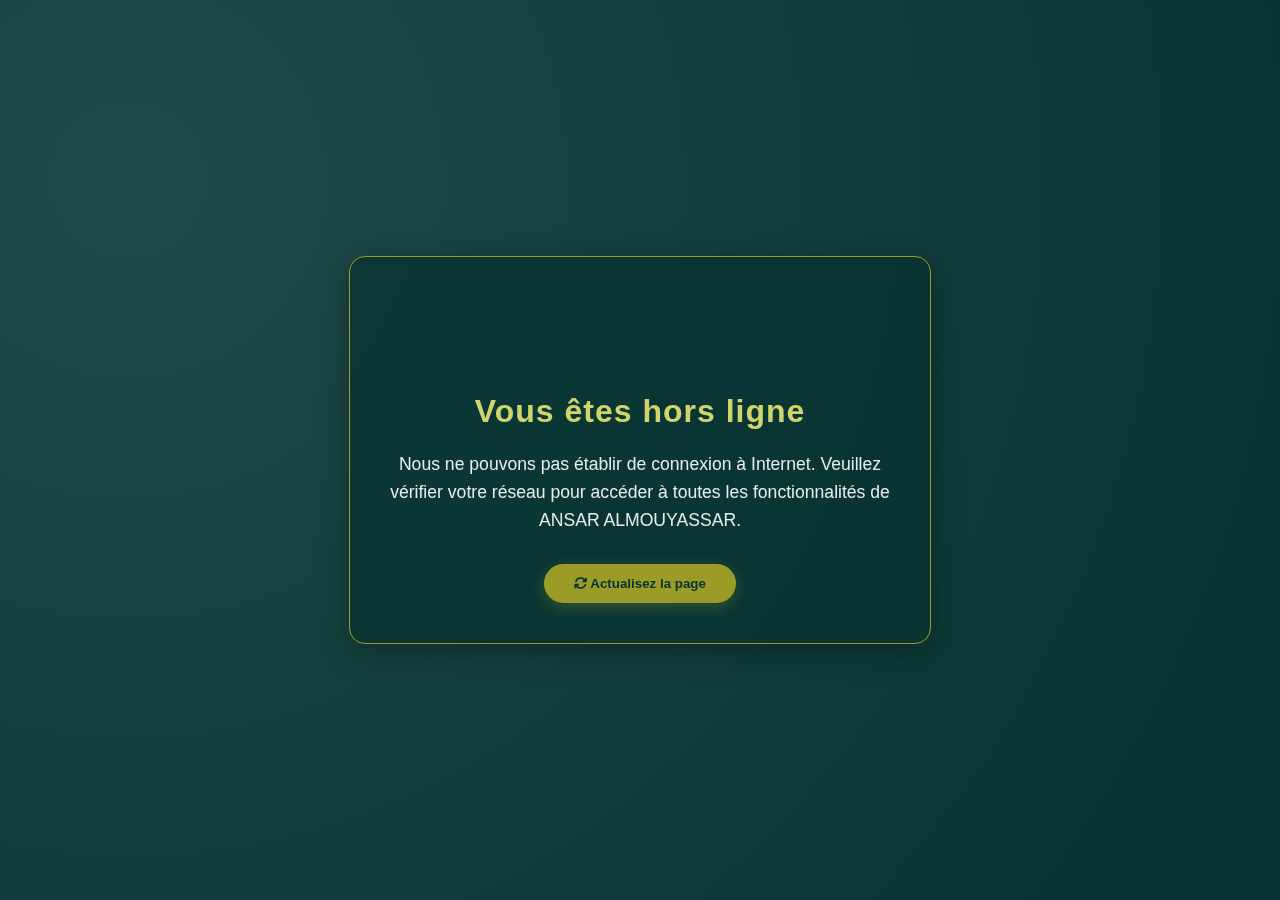
<file: offline.html>
<!DOCTYPE html>
<html lang="fr">
<head>
  <meta charset="UTF-8">
  <meta name="viewport" content="width=device-width, initial-scale=1.0">
  <title>Mode Hors Ligne - ANSAR ALMOUYASSAR</title>
  <link rel="stylesheet" href="https://cdnjs.cloudflare.com/ajax/libs/font-awesome/6.4.0/css/all.min.css">
  <style>
    :root {
      --primary-color: #073332;
      --secondary-color: #1f4a49;
      --accent-color: #9b9c28;
      --bg-color: #073332;
      --text-color: #ffffff;
      --light-accent: #d1d36b;
    }

    body {
      font-family: 'Open Sans', sans-serif;
      background: var(--bg-color);
      color: var(--text-color);
      margin: 0;
      padding: 0;
      display: flex;
      justify-content: center;
      align-items: center;
      min-height: 100vh;
      text-align: center;
      background-image: radial-gradient(circle at 10% 20%, var(--secondary-color) 0%, var(--primary-color) 90%);
    }

    .offline-container {
      max-width: 500px;
      padding: 40px;
      background: rgba(7, 51, 50, 0.8);
      border-radius: 16px;
      box-shadow: 0 8px 32px rgba(0, 0, 0, 0.3);
      backdrop-filter: blur(8px);
      border: 1px solid var(--accent-color);
      animation: fadeIn 0.8s ease-out;
    }

    .icon {
      font-size: 4rem;
      color: var(--accent-color);
      margin-bottom: 20px;
      animation: pulse 2s infinite;
    }

    h1 {
      font-size: 2rem;
      color: var(--light-accent);
      margin-bottom: 20px;
      font-weight: 600;
      letter-spacing: 1px;
    }

    p {
      font-size: 1.1rem;
      line-height: 1.6;
      margin-bottom: 30px;
      color: rgba(255, 255, 255, 0.9);
    }

    .btn {
      display: inline-block;
      padding: 12px 30px;
      background: var(--accent-color);
      color: var(--primary-color);
      border: none;
      border-radius: 50px;
      font-weight: 600;
      text-decoration: none;
      transition: all 0.3s ease;
      box-shadow: 0 4px 15px rgba(155, 156, 40, 0.3);
    }

    .btn:hover {
      background: var(--light-accent);
      transform: translateY(-2px);
      box-shadow: 0 6px 20px rgba(155, 156, 40, 0.4);
    }

    @keyframes fadeIn {
      from { opacity: 0; transform: translateY(20px); }
      to { opacity: 1; transform: translateY(0); }
    }

    @keyframes pulse {
      0% { transform: scale(1); }
      50% { transform: scale(1.1); }
      100% { transform: scale(1); }
    }

    @media (max-width: 600px) {
      .offline-container {
        width: 90%;
        padding: 30px 20px;
      }
      
      h1 {
        font-size: 1.5rem;
      }
      
      p {
        font-size: 1rem;
      }
    }
  </style>
</head>
<body>
  <div class="offline-container">
    <div class="icon">
      <i class="fas fa-wifi-slash"></i>
    </div>
    <h1>Vous êtes hors ligne</h1>
    <p>Nous ne pouvons pas établir de connexion à Internet. Veuillez vérifier votre réseau pour accéder à toutes les fonctionnalités de ANSAR ALMOUYASSAR.</p>
    <button class="btn" onclick="window.location.reload()">
      <i class="fas fa-sync-alt"></i> Actualisez la page
    </button>
  </div>
</body>
</html>
</file>
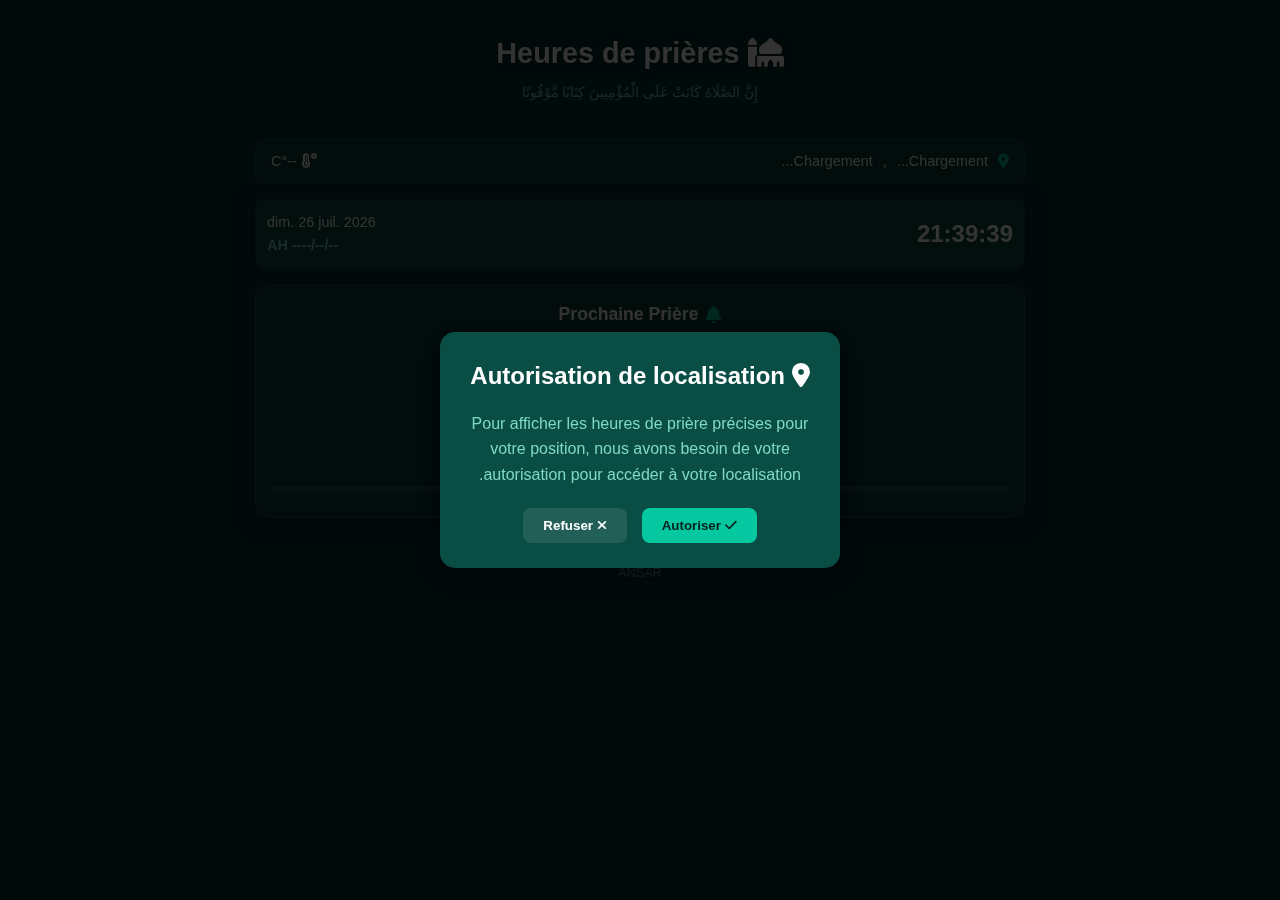
<file: priere.html>
<!DOCTYPE html>
<html lang="fr" dir="rtl">
<head>
    <meta charset="UTF-8">
    <meta name="viewport" content="width=device-width, initial-scale=1.0">
    <title>Heures de Prière - Muslim Time</title>
    <link rel="stylesheet" href="https://cdnjs.cloudflare.com/ajax/libs/font-awesome/6.4.0/css/all.min.css">
    <style>
        :root {
            --primary: #073332;       /* Nouveau vert foncé */
            --secondary: #0A4D44;      /* Vert émeraude foncé */
            --accent: #05C7A0;         /* Turquoise vif */
            --light-accent: #7FD8C6;    /* Turquoise clair */
            --text: #E0F2F0;           /* Texte clair */
            --light-text: #FFFFFF;     /* Blanc pur */
            --dark-text: #02201F;      /* Texte foncé */
            --card-bg: rgba(10, 77, 68, 0.4); /* Fond des cartes */
            --active-color: #05C7A0;    /* Couleur pour éléments actifs */
            --active-bg: rgba(5, 199, 160, 0.2);
            --prayer-icon-bg: rgba(255, 255, 255, 0.15);
            --shadow: 0 4px 20px rgba(0, 0, 0, 0.3);
        }

        * {
            margin: 0;
            padding: 0;
            box-sizing: border-box;
            font-family: 'Segoe UI', Tahoma, Geneva, Verdana, sans-serif;
        }

        body {
            background-color: var(--primary);
            color: var(--text);
            line-height: 1.6;
            background-image: url('https://images.unsplash.com/photo-1542816417-0983675acc57?ixlib=rb-1.2.1&auto=format&fit=crop&w=1480&q=80');
            background-size: cover;
            background-position: center;
            background-attachment: fixed;
            min-height: 100vh;
        }

        body::before {
            content: '';
            position: fixed;
            top: 0;
            left: 0;
            width: 100%;
            height: 100%;
            background-color: rgba(7, 51, 50, 0.85);  /* Couche semi-transparente plus foncée */
            z-index: -1;
        }

        .container {
            max-width: 100%;
            margin: 0 auto;
            padding: 15px;
        }

        header {
            text-align: center;
            padding: 15px 0;
            margin-bottom: 20px;
        }

        header h1 {
            font-size: 1.8rem;
            margin-bottom: 5px;
            font-weight: 600;
            color: var(--light-text);
            text-shadow: 1px 1px 3px rgba(0, 0, 0, 0.5);
        }

        header p {
            font-size: 0.9rem;
            opacity: 0.9;
            color: var(--light-accent);
        }

        .location-bar {
            background-color: var(--card-bg);
            color: var(--light-text);
            border-radius: 10px;
            padding: 10px 15px;
            margin-bottom: 15px;
            display: flex;
            justify-content: space-between;
            align-items: center;
            font-size: 0.9rem;
            backdrop-filter: blur(5px);
            border: 1px solid rgba(255, 255, 255, 0.1);
        }

        .location-info {
            display: flex;
            align-items: center;
            gap: 10px;
        }

        .location-info i {
            color: var(--accent);
        }

        .weather-info {
            display: flex;
            align-items: center;
            gap: 5px;
        }

        .time-date-bar {
            background-color: var(--secondary);
            color: var(--light-text);
            border-radius: 10px;
            padding: 12px;
            margin-bottom: 15px;
            display: flex;
            justify-content: space-between;
            align-items: center;
            box-shadow: var(--shadow);
        }

        .time-display {
            font-size: 1.5rem;
            font-weight: 600;
        }

        .date-display {
            text-align: left;
            font-size: 0.9rem;
        }

        .hijri-date {
            font-weight: 600;
            color: var(--light-accent);
        }

        .next-prayer {
            background-color: var(--card-bg);
            border-radius: 15px;
            padding: 15px;
            margin-bottom: 15px;
            text-align: center;
            box-shadow: var(--shadow);
            backdrop-filter: blur(8px);
            border: 1px solid rgba(255, 255, 255, 0.1);
        }

        .next-prayer h2 {
            color: var(--light-text);
            margin-bottom: 10px;
            font-size: 1.1rem;
            display: flex;
            justify-content: center;
            align-items: center;
        }

        .next-prayer h2 i {
            margin-left: 8px;
            color: var(--accent);
        }

        .next-prayer-content {
            padding: 10px 0;
        }

        .next-prayer-name {
            font-size: 1.3rem;
            color: var(--accent);
            font-weight: 700;
            margin-bottom: 5px;
        }

        .next-prayer-time {
            font-size: 2rem;
            font-weight: 700;
            color: var(--light-text);
            margin-bottom: 10px;
        }

        .countdown {
            font-size: 1.1rem;
            color: var(--light-accent);
            font-weight: 600;
            margin-bottom: 10px;
        }

        .progress-container {
            width: 100%;
            height: 6px;
            background-color: rgba(255, 255, 255, 0.1);
            border-radius: 3px;
            margin-top: 10px;
            overflow: hidden;
        }

        .progress-bar {
            height: 100%;
            background: linear-gradient(90deg, var(--accent), var(--light-accent));
            width: 0%;
            transition: width 0.5s linear;
        }

        .prayer-times {
            display: grid;
            grid-template-columns: 1fr;
            gap: 10px;
            margin-bottom: 15px;
        }

        .prayer-card {
            background-color: var(--card-bg);
            border-radius: 12px;
            padding: 15px;
            display: flex;
            justify-content: space-between;
            align-items: center;
            box-shadow: var(--shadow);
            transition: all 0.3s ease;
            color: var(--light-text);
            border: 1px solid rgba(255, 255, 255, 0.1);
            backdrop-filter: blur(5px);
        }

        .prayer-card.active {
            background-color: var(--active-bg);
            border-right: 4px solid var(--active-color);
            transform: translateY(-2px);
        }

        .prayer-info {
            display: flex;
            align-items: center;
        }

        .prayer-icon {
            width: 40px;
            height: 40px;
            background-color: var(--prayer-icon-bg);
            border-radius: 50%;
            display: flex;
            justify-content: center;
            align-items: center;
            margin-left: 12px;
            color: var(--light-text);
            font-size: 1.1rem;
        }

        .prayer-name {
            font-weight: 600;
            color: var(--light-text);
            margin-bottom: 3px;
        }

        .prayer-remaining {
            font-size: 0.8rem;
            color: var(--light-accent);
        }

        .prayer-time {
            text-align: left;
        }

        .prayer-time-value {
            font-size: 1.3rem;
            font-weight: 700;
            color: var(--light-text);
        }

        .prayer-time-remaining {
            font-size: 0.8rem;
            color: var(--light-accent);
            text-align: left;
        }

        footer {
            text-align: center;
            padding: 15px;
            color: var(--light-accent);
            font-size: 0.8rem;
            opacity: 0.8;
        }

        /* Modal pour la demande de localisation */
        .location-modal {
            position: fixed;
            top: 0;
            left: 0;
            width: 100%;
            height: 100%;
            background-color: rgba(0, 0, 0, 0.8);
            display: flex;
            justify-content: center;
            align-items: center;
            z-index: 1000;
        }

        .modal-content {
            background-color: var(--secondary);
            padding: 25px;
            border-radius: 15px;
            max-width: 90%;
            width: 400px;
            text-align: center;
            box-shadow: 0 5px 25px rgba(0, 0, 0, 0.5);
        }

        .modal-content h2 {
            color: var(--light-text);
            margin-bottom: 15px;
        }

        .modal-content p {
            color: var(--light-accent);
            margin-bottom: 20px;
        }

        .modal-buttons {
            display: flex;
            justify-content: center;
            gap: 15px;
        }

        .modal-btn {
            padding: 10px 20px;
            border-radius: 8px;
            border: none;
            font-weight: 600;
            cursor: pointer;
            transition: all 0.3s ease;
        }

        .btn-allow {
            background-color: var(--accent);
            color: var(--dark-text);
        }

        .btn-deny {
            background-color: rgba(255, 255, 255, 0.1);
            color: var(--light-text);
        }

        .modal-btn:hover {
            transform: translateY(-2px);
            box-shadow: 0 4px 10px rgba(0, 0, 0, 0.2);
        }

        /* Media Queries pour les écrans plus larges */
        @media (min-width: 768px) {
            .prayer-times {
                grid-template-columns: repeat(2, 1fr);
            }
        }

        @media (min-width: 992px) {
            .container {
                max-width: 800px;
            }
            
            .prayer-times {
                grid-template-columns: repeat(3, 1fr);
            }
        }
    </style>
</head>
<body>
    <!-- Modal de demande de localisation -->
    <div class="location-modal" id="location-modal">
        <div class="modal-content">
            <h2><i class="fas fa-map-marker-alt"></i> Autorisation de localisation</h2>
            <p>Pour afficher les heures de prière précises pour votre position, nous avons besoin de votre autorisation pour accéder à votre localisation.</p>
            <div class="modal-buttons">
                <button class="modal-btn btn-allow" id="allow-location">
                    <i class="fas fa-check"></i> Autoriser
                </button>
                <button class="modal-btn btn-deny" id="deny-location">
                    <i class="fas fa-times"></i> Refuser
                </button>
            </div>
        </div>
    </div>

    <div class="container">
        <header>
            <h1><i class="fas fa-mosque"></i> Heures de prières</h1>
            <p>إِنَّ الصَّلَاةَ كَانَتْ عَلَى الْمُؤْمِنِينَ كِتَابًا مَّوْقُوتًا</p>
        </header>

        <div class="location-bar">
            <div class="location-info">
                <i class="fas fa-map-marker-alt"></i>
                <span id="city">Chargement...</span>, <span id="country">Chargement...</span>
            </div>
            <div class="weather-info">
                <i class="fas fa-temperature-high"></i>
                <span id="temperature">--°C</span>
            </div>
        </div>

        <div class="time-date-bar">
            <div class="time-display" id="current-time">--:--:--</div>
            <div class="date-display">
                <div id="gregorian-date">--/--/----</div>
                <div class="hijri-date" id="hijri-date">--/--/---- AH</div>
            </div>
        </div>

        <div class="next-prayer">
            <h2><i class="fas fa-bell"></i> Prochaine Prière</h2>
            <div class="next-prayer-content">
                <div class="next-prayer-name" id="next-prayer-name">Chargement...</div>
                <div class="next-prayer-time" id="next-prayer-time">--:--</div>
                <div class="countdown" id="countdown">--:--:--</div>
                <div class="progress-container">
                    <div class="progress-bar" id="progress-bar"></div>
                </div>
            </div>
        </div>

        <div class="prayer-times" id="prayer-times-container">
            <!-- Les cartes de prière seront ajoutées dynamiquement -->
        </div>

        <footer>
            <p>ANSAR</p>
        </footer>
    </div>

    <script>
        document.addEventListener('DOMContentLoaded', function() {
            // Configuration
            const prayerNames = {
                Fajr: { name: 'Fajr', icon: 'fa-sun', color: '#7FD8C6' },
                Dhuhr: { name: 'Dhuhr', icon: 'fa-sun', color: '#05C7A0' },
                Asr: { name: 'Asr', icon: 'fa-sun', color: '#0A9D7F' },
                Maghrib: { name: 'Maghrib', icon: 'fa-moon', color: '#E0F2F0' },
                Isha: { name: 'Isha', icon: 'fa-moon', color: '#FFFFFF' }
            };

            // Éléments du DOM
            const currentTimeElement = document.getElementById('current-time');
            const gregorianDateElement = document.getElementById('gregorian-date');
            const hijriDateElement = document.getElementById('hijri-date');
            const nextPrayerNameElement = document.getElementById('next-prayer-name');
            const nextPrayerTimeElement = document.getElementById('next-prayer-time');
            const countdownElement = document.getElementById('countdown');
            const progressBarElement = document.getElementById('progress-bar');
            const cityElement = document.getElementById('city');
            const countryElement = document.getElementById('country');
            const temperatureElement = document.getElementById('temperature');
            const prayerTimesContainer = document.getElementById('prayer-times-container');
            const locationModal = document.getElementById('location-modal');
            const allowLocationBtn = document.getElementById('allow-location');
            const denyLocationBtn = document.getElementById('deny-location');

            // Variables d'état
            let prayerTimes = {};
            let currentLocation = {};
            let nextPrayer = null;
            let countdownInterval = null;
            let currentTimeInterval = null;
            let userRespondedToLocation = false;

            // Afficher la modal de localisation au chargement
            showLocationModal();

            // Initialisation
            updateCurrentTimeAndDate();
            currentTimeInterval = setInterval(updateCurrentTimeAndDate, 1000);
            
            // Écouteurs d'événements pour la modal
            allowLocationBtn.addEventListener('click', function() {
                hideLocationModal();
                getUserLocation();
            });

            denyLocationBtn.addEventListener('click', function() {
                hideLocationModal();
                // Utiliser des coordonnées par défaut (La Mecque)
                useDefaultLocation();
            });

            function showLocationModal() {
                locationModal.style.display = 'flex';
            }

            function hideLocationModal() {
                locationModal.style.display = 'none';
                userRespondedToLocation = true;
            }

            async function getUserLocation() {
                try {
                    const position = await getCurrentPosition();
                    await Promise.all([
                        getLocationInfo(position.coords.latitude, position.coords.longitude),
                        getWeather(position.coords.latitude, position.coords.longitude),
                        getPrayerTimes(position.coords.latitude, position.coords.longitude),
                        getHijriDate()
                    ]);
                } catch (error) {
                    console.error("Erreur de localisation:", error);
                    useDefaultLocation();
                }
            }

            function useDefaultLocation() {
                // Coordonnées par défaut (La Mecque)
                const meccaLat = 21.3891;
                const meccaLng = 39.8579;
                
                // Mettre à jour l'interface pour indiquer la localisation par défaut
                cityElement.textContent = "La Mecque";
                countryElement.textContent = "Arabie Saoudite";
                
                Promise.all([
                    getWeather(meccaLat, meccaLng),
                    getPrayerTimes(meccaLat, meccaLng),
                    getHijriDate()
                ]);
            }

            function getCurrentPosition() {
                return new Promise((resolve, reject) => {
                    if (navigator.geolocation) {
                        navigator.geolocation.getCurrentPosition(
                            resolve, 
                            reject,
                            { enableHighAccuracy: true, timeout: 10000 }
                        );
                    } else {
                        reject(new Error("La géolocalisation n'est pas supportée"));
                    }
                });
            }

            function updateCurrentTimeAndDate() {
                const now = new Date();
                
                // Mettre à jour l'heure
                const timeString = now.toLocaleTimeString('fr-FR', { 
                    hour: '2-digit', 
                    minute: '2-digit', 
                    second: '2-digit' 
                });
                currentTimeElement.textContent = timeString;
                
                // Mettre à jour la date grégorienne
                const options = { weekday: 'short', day: 'numeric', month: 'short', year: 'numeric' };
                gregorianDateElement.textContent = now.toLocaleDateString('fr-FR', options);
                
                if (Object.keys(prayerTimes).length > 0) {
                    updateNextPrayer();
                }
            }

            async function getLocationInfo(latitude, longitude) {
                try {
                    const response = await fetch(`https://api.bigdatacloud.net/data/reverse-geocode-client?latitude=${latitude}&longitude=${longitude}&localityLanguage=fr`);
                    const data = await response.json();
                    
                    currentLocation = {
                        city: data.city || data.locality || 'Inconnu',
                        country: data.countryName || 'Inconnu',
                        latitude,
                        longitude
                    };
                    
                    cityElement.textContent = currentLocation.city;
                    countryElement.textContent = currentLocation.country;
                } catch (error) {
                    console.error("Erreur de localisation:", error);
                    cityElement.textContent = 'Inconnu';
                    countryElement.textContent = 'Inconnu';
                }
            }

            async function getWeather(latitude, longitude) {
                try {
                    const response = await fetch(`https://api.open-meteo.com/v1/forecast?latitude=${latitude}&longitude=${longitude}&current_weather=true`);
                    const data = await response.json();
                    
                    if (data.current_weather) {
                        const temp = Math.round(data.current_weather.temperature);
                        temperatureElement.textContent = `${temp}°C`;
                    }
                } catch (error) {
                    console.error("Erreur météo:", error);
                    temperatureElement.textContent = '--°C';
                }
            }

            async function getPrayerTimes(latitude, longitude) {
                const date = new Date();
                const day = date.getDate();
                const month = date.getMonth() + 1;
                const year = date.getFullYear();
                
                try {
                    const response = await fetch(`https://api.aladhan.com/v1/timings/${day}-${month}-${year}?latitude=${latitude}&longitude=${longitude}&method=4`);
                    const data = await response.json();
                    
                    if (data.code === 200) {
                        prayerTimes = data.data.timings;
                        renderPrayerTimes();
                        updateNextPrayer();
                    }
                } catch (error) {
                    console.error("Erreur des heures de prière:", error);
                    // Valeurs par défaut en cas d'erreur
                    prayerTimes = {
                        Fajr: '05:30',
                        Dhuhr: '12:30',
                        Asr: '15:45',
                        Maghrib: '18:30',
                        Isha: '20:00'
                    };
                    renderPrayerTimes();
                    updateNextPrayer();
                }
            }

            function renderPrayerTimes() {
                prayerTimesContainer.innerHTML = '';
                
                Object.keys(prayerNames).forEach(prayerKey => {
                    if (prayerTimes[prayerKey]) {
                        const prayer = prayerNames[prayerKey];
                        const prayerTime = formatTime(prayerTimes[prayerKey]);
                        
                        const prayerCard = document.createElement('div');
                        prayerCard.className = 'prayer-card';
                        prayerCard.id = `prayer-${prayerKey.toLowerCase()}`;
                        prayerCard.innerHTML = `
                            <div class="prayer-info">
                                <div class="prayer-icon" style="color: ${prayer.color}">
                                    <i class="fas ${prayer.icon}"></i>
                                </div>
                                <div>
                                    <div class="prayer-name">${prayer.name}</div>
                                    <div class="prayer-remaining" id="${prayerKey.toLowerCase()}-remaining"></div>
                                </div>
                            </div>
                            <div class="prayer-time">
                                <div class="prayer-time-value">${prayerTime}</div>
                            </div>
                        `;
                        
                        prayerTimesContainer.appendChild(prayerCard);
                    }
                });
            }

            function updateNextPrayer() {
                const now = new Date();
                const currentTimeInMinutes = now.getHours() * 60 + now.getMinutes();
                
                const prayerTimesInMinutes = {};
                Object.keys(prayerNames).forEach(prayerKey => {
                    if (prayerTimes[prayerKey]) {
                        const [hours, minutes] = prayerTimes[prayerKey].split(':').map(Number);
                        prayerTimesInMinutes[prayerKey] = hours * 60 + minutes;
                    }
                });
                
                // Trouver la prochaine prière
                let nextPrayerName = null;
                let nextPrayerTime = null;
                
                // Vérifier chaque prière dans l'ordre
                const prayerOrder = ['Fajr', 'Dhuhr', 'Asr', 'Maghrib', 'Isha'];
                for (const prayer of prayerOrder) {
                    if (!prayerTimesInMinutes[prayer]) continue;
                    
                    let prayerTime = prayerTimesInMinutes[prayer];
                    
                    // Si c'est Fajr et qu'on est après Isha, c'est Fajr du lendemain
                    if (prayer === 'Fajr' && currentTimeInMinutes >= prayerTimesInMinutes['Isha']) {
                        prayerTime += 24 * 60;
                    }
                    // Pour les autres prières, si l'heure est passée, c'est le lendemain
                    else if (currentTimeInMinutes > prayerTime) {
                        prayerTime += 24 * 60;
                    }
                    
                    // Si c'est la première prière trouvée ou plus tôt que la précédente
                    if (nextPrayerTime === null || prayerTime < nextPrayerTime) {
                        nextPrayerName = prayer;
                        nextPrayerTime = prayerTime;
                    }
                }
                
                if (nextPrayerName && nextPrayerTime !== null) {
                    nextPrayer = {
                        name: nextPrayerName,
                        time: nextPrayerTime
                    };
                    
                    updateNextPrayerUI();
                    startCountdown();
                    updatePrayersRemainingTime();
                    highlightCurrentPrayer();
                }
            }

            function updateNextPrayerUI() {
                if (!nextPrayer) return;
                
                nextPrayerNameElement.textContent = nextPrayer.name;
                const prayerTime = convertMinutesToTime(nextPrayer.time % (24 * 60));
                nextPrayerTimeElement.textContent = formatTime(prayerTime);
            }

            function startCountdown() {
                if (countdownInterval) {
                    clearInterval(countdownInterval);
                }
                
                updateCountdown();
                countdownInterval = setInterval(updateCountdown, 1000);
            }

            function updateCountdown() {
                if (!nextPrayer) return;
                
                const now = new Date();
                const currentTimeInSeconds = now.getHours() * 3600 + now.getMinutes() * 60 + now.getSeconds();
                
                let nextPrayerTimeInSeconds = nextPrayer.time * 60;
                if (nextPrayer.time >= 24 * 60) {
                    nextPrayerTimeInSeconds = (nextPrayer.time - 24 * 60) * 60;
                    if (now.getHours() < 24) {
                        nextPrayerTimeInSeconds += 24 * 3600;
                    }
                }
                
                const remainingSeconds = nextPrayerTimeInSeconds - currentTimeInSeconds;
                
                if (remainingSeconds <= 0) {
                    // Recharger les heures de prière
                    if (currentLocation.latitude && currentLocation.longitude) {
                        getPrayerTimes(currentLocation.latitude, currentLocation.longitude);
                    }
                    return;
                }
                
                const hours = Math.floor(remainingSeconds / 3600);
                const minutes = Math.floor((remainingSeconds % 3600) / 60);
                const seconds = remainingSeconds % 60;
                
                countdownElement.textContent = `${hours.toString().padStart(2, '0')}:${minutes.toString().padStart(2, '0')}:${seconds.toString().padStart(2, '0')}`;
                
                // Mettre à jour la barre de progression
                const lastPrayerTime = getLastPrayerTime();
                const timeBetweenPrayers = nextPrayer.time - lastPrayerTime;
                const timeSinceLastPrayer = (now.getHours() * 60 + now.getMinutes()) - lastPrayerTime;
                
                const progressPercentage = (timeSinceLastPrayer / timeBetweenPrayers) * 100;
                progressBarElement.style.width = `${Math.min(100, Math.max(0, progressPercentage))}%`;
            }

            function getLastPrayerTime() {
                if (!nextPrayer) return 0;
                
                const prayerOrder = ['Fajr', 'Dhuhr', 'Asr', 'Maghrib', 'Isha'];
                const currentIndex = prayerOrder.indexOf(nextPrayer.name);
                
                if (currentIndex === 0) {
                    // Si la prochaine est Fajr, la précédente est Isha (veille)
                    const [ishaHours, ishaMinutes] = prayerTimes['Isha'].split(':').map(Number);
                    return ishaHours * 60 + ishaMinutes - 24 * 60;
                } else {
                    const lastPrayerName = prayerOrder[currentIndex - 1];
                    const [lastHours, lastMinutes] = prayerTimes[lastPrayerName].split(':').map(Number);
                    return lastHours * 60 + lastMinutes;
                }
            }

            function updatePrayersRemainingTime() {
                const now = new Date();
                const currentTimeInMinutes = now.getHours() * 60 + now.getMinutes();
                
                Object.keys(prayerNames).forEach(prayerKey => {
                    if (!prayerTimes[prayerKey]) return;
                    
                    const [hours, minutes] = prayerTimes[prayerKey].split(':').map(Number);
                    let prayerTimeInMinutes = hours * 60 + minutes;
                    
                    // Ajuster pour le lendemain si nécessaire
                    if ((prayerKey === 'Fajr' && currentTimeInMinutes >= convertTimeToMinutes(prayerTimes['Isha'])) || 
                        (prayerKey !== 'Fajr' && currentTimeInMinutes > prayerTimeInMinutes)) {
                        prayerTimeInMinutes += 24 * 60;
                    }
                    
                    const remainingMinutes = prayerTimeInMinutes - currentTimeInMinutes;
                    const remainingElement = document.getElementById(`${prayerKey.toLowerCase()}-remaining`);
                    
                    if (remainingElement) {
                        if (remainingMinutes > 0) {
                            const hours = Math.floor(remainingMinutes / 60);
                            const mins = remainingMinutes % 60;
                            remainingElement.textContent = `Dans ${hours}h ${mins}m`;
                        } else {
                            remainingElement.textContent = '';
                        }
                    }
                });
            }

            function highlightCurrentPrayer() {
                // Désactiver toutes les cartes
                document.querySelectorAll('.prayer-card').forEach(card => {
                    card.classList.remove('active');
                });
                
                const now = new Date();
                const currentTimeInMinutes = now.getHours() * 60 + now.getMinutes();
                const prayerTimesInMinutes = {};
                
                Object.keys(prayerNames).forEach(prayerKey => {
                    if (prayerTimes[prayerKey]) {
                        const [hours, minutes] = prayerTimes[prayerKey].split(':').map(Number);
                        prayerTimesInMinutes[prayerKey] = hours * 60 + minutes;
                    }
                });
                
                // Trouver la prière actuelle
                let currentPrayer = null;
                
                if (currentTimeInMinutes >= prayerTimesInMinutes['Isha'] || currentTimeInMinutes < prayerTimesInMinutes['Fajr']) {
                    // Entre Isha et Fajr - pas de prière actuelle
                } 
                else if (currentTimeInMinutes >= prayerTimesInMinutes['Fajr'] && currentTimeInMinutes < prayerTimesInMinutes['Dhuhr']) {
                    currentPrayer = 'Fajr';
                } 
                else if (currentTimeInMinutes >= prayerTimesInMinutes['Dhuhr'] && currentTimeInMinutes < prayerTimesInMinutes['Asr']) {
                    currentPrayer = 'Dhuhr';
                } 
                else if (currentTimeInMinutes >= prayerTimesInMinutes['Asr'] && currentTimeInMinutes < prayerTimesInMinutes['Maghrib']) {
                    currentPrayer = 'Asr';
                } 
                else if (currentTimeInMinutes >= prayerTimesInMinutes['Maghrib'] && currentTimeInMinutes < prayerTimesInMinutes['Isha']) {
                    currentPrayer = 'Maghrib';
                }
                
                if (currentPrayer) {
                    const prayerCard = document.getElementById(`prayer-${currentPrayer.toLowerCase()}`);
                    if (prayerCard) {
                        prayerCard.classList.add('active');
                    }
                }
            }

            async function getHijriDate() {
                const date = new Date();
                const day = date.getDate();
                const month = date.getMonth() + 1;
                const year = date.getFullYear();
                
                try {
                    const response = await fetch(`https://api.aladhan.com/v1/gToH/${day}-${month}-${year}`);
                    const data = await response.json();
                    
                    if (data.code === 200) {
                        const hijri = data.data.hijri;
                        hijriDateElement.textContent = `${hijri.day} ${hijri.month.fr} ${hijri.year} AH`;
                    }
                } catch (error) {
                    console.error("Erreur de date hijri:", error);
                    hijriDateElement.textContent = '--/--/---- AH';
                }
            }

            // Fonctions utilitaires
            function formatTime(timeString) {
                if (!timeString) return '--:--';
                if (/^\d{1,2}:\d{2}$/.test(timeString)) {
                    const [hours, minutes] = timeString.split(':');
                    return `${hours.padStart(2, '0')}:${minutes}`;
                }
                return timeString;
            }

            function convertMinutesToTime(minutes) {
                const hours = Math.floor(minutes / 60) % 24;
                const mins = minutes % 60;
                return `${hours}:${mins.toString().padStart(2, '0')}`;
            }

            function convertTimeToMinutes(timeString) {
                const [hours, minutes] = timeString.split(':').map(Number);
                return hours * 60 + minutes;
            }
        });
    </script>
</body>
</html>
</file>
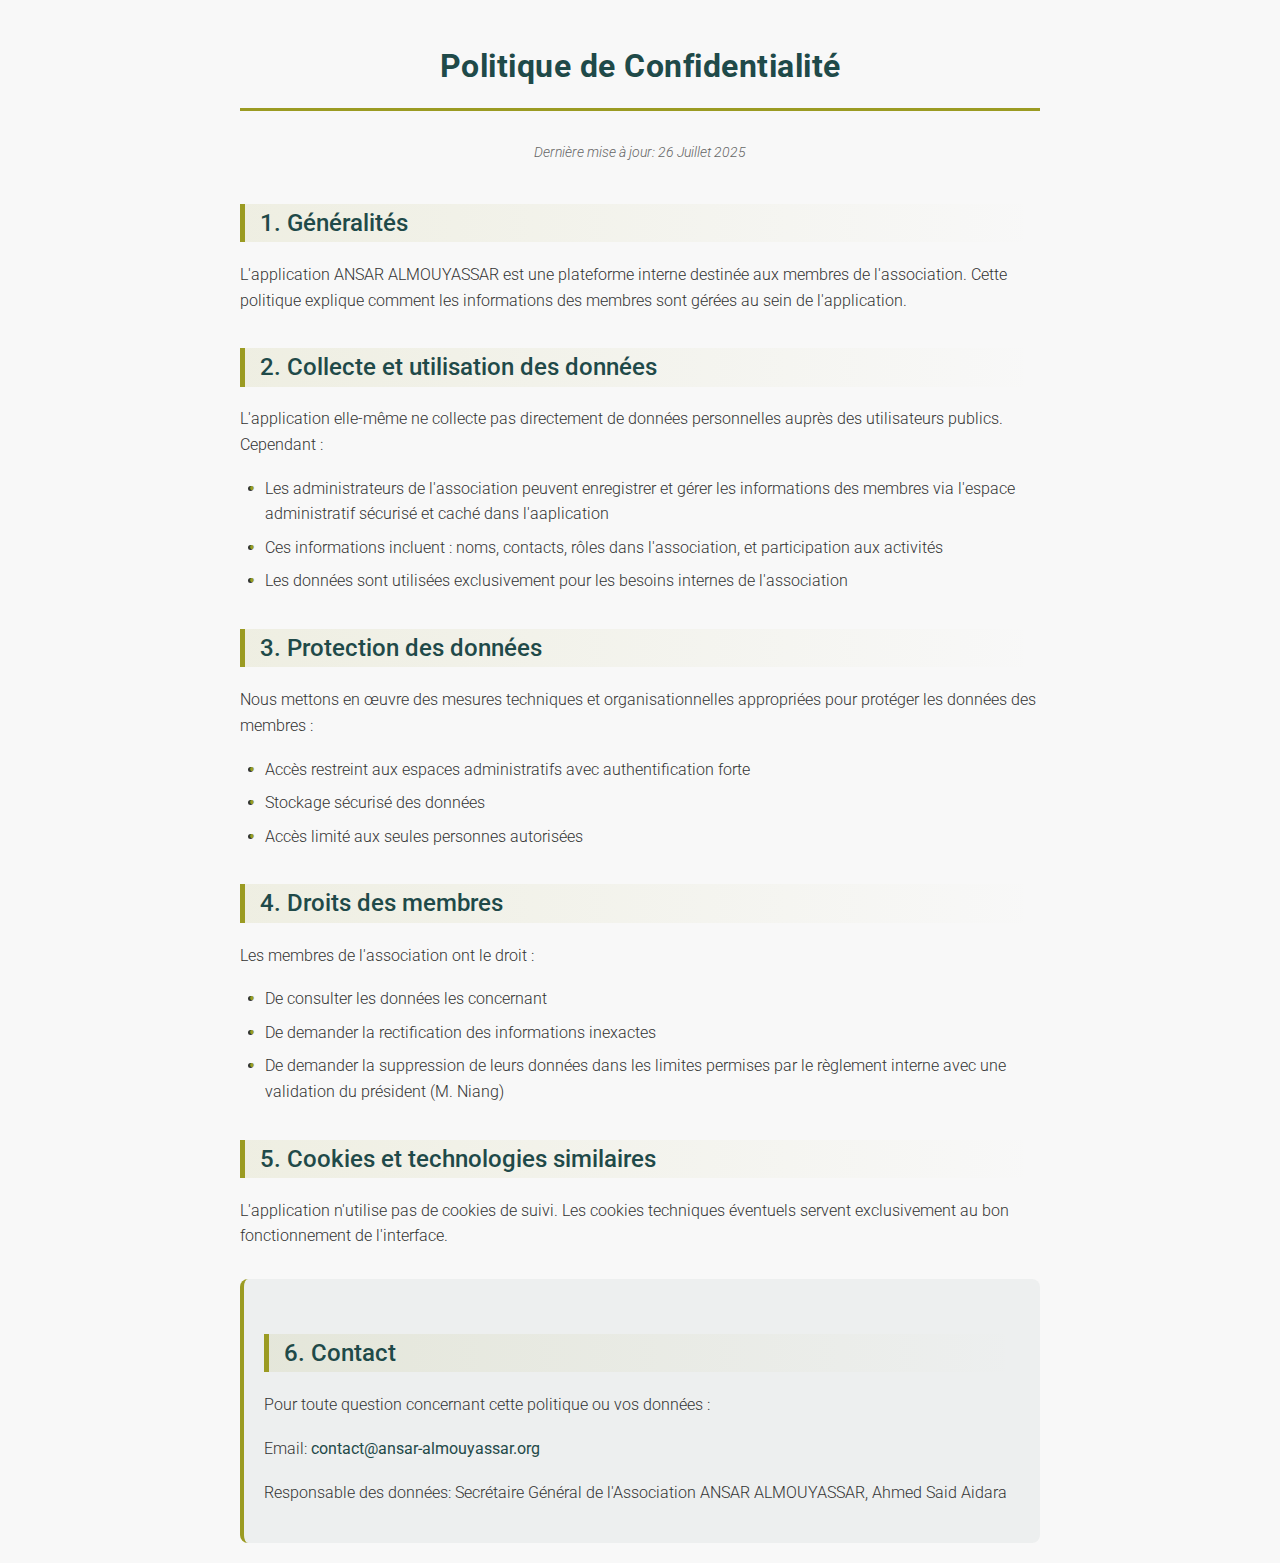
<file: privacy-policy.html>
<!DOCTYPE html>
<html lang="fr">
<head>
  <meta charset="UTF-8">
  <meta name="viewport" content="width=device-width, initial-scale=1.0">
  <title>Politique de Confidentialité - ANSAR ALMOUYASSAR</title>
  <link href="https://fonts.googleapis.com/css2?family=Roboto:wght@300;400;500;700&display=swap" rel="stylesheet">
  <style>
    body {
      font-family: 'Roboto', sans-serif;
      line-height: 1.6;
      padding: 20px;
      max-width: 800px;
      margin: 0 auto;
      color: #333;
      background-color: #f8f8f8;
    }
    h1 {
      color: #1f4a49;
      text-align: center;
      margin-bottom: 30px;
      padding-bottom: 15px;
      border-bottom: 3px solid #9b9b22;
      font-weight: 700;
      letter-spacing: 0.5px;
    }
    h2 {
      color: #1f4a49;
      margin-top: 35px;
      border-left: 5px solid #9b9b22;
      padding-left: 15px;
      font-weight: 500;
      background: linear-gradient(to right, rgba(155, 155, 34, 0.1), transparent);
    }
    p, ul {
      margin-bottom: 18px;
      font-weight: 300;
    }
    ul {
      padding-left: 25px;
    }
    li {
      margin-bottom: 8px;
      position: relative;
    }
    li:before {
      content: "•";
      color: #9b9b22;
      font-weight: bold;
      display: inline-block;
      width: 1em;
      margin-left: -1em;
    }
    .last-updated {
      text-align: center;
      font-style: italic;
      color: #666;
      margin-bottom: 40px;
      font-size: 0.9em;
    }
    .contact {
      background-color: rgba(31, 74, 73, 0.05);
      padding: 20px;
      border-radius: 8px;
      margin-top: 30px;
      border-left: 4px solid #9b9b22;
    }
    a {
      color: #1f4a49;
      text-decoration: none;
      font-weight: 400;
      transition: all 0.3s;
    }
    a:hover {
      color: #9b9b22;
      text-decoration: underline;
    }
    @media (max-width: 600px) {
      body {
        padding: 15px;
      }
      h1 {
        font-size: 1.8em;
      }
    }
  </style>
</head>
<body>
  <h1>Politique de Confidentialité</h1>
  <p class="last-updated">Dernière mise à jour: 26 Juillet 2025</p>
  
  <h2>1. Généralités</h2>
  <p>L'application ANSAR ALMOUYASSAR est une plateforme interne destinée aux membres de l'association. Cette politique explique comment les informations des membres sont gérées au sein de l'application.</p>
  
  <h2>2. Collecte et utilisation des données</h2>
  <p>L'application elle-même ne collecte pas directement de données personnelles auprès des utilisateurs publics. Cependant :</p>
  <ul>
    <li>Les administrateurs de l'association peuvent enregistrer et gérer les informations des membres via l'espace administratif sécurisé et caché dans l'aaplication</li>
    <li>Ces informations incluent : noms, contacts, rôles dans l'association, et participation aux activités</li>
    <li>Les données sont utilisées exclusivement pour les besoins internes de l'association</li>
  </ul>
  
  <h2>3. Protection des données</h2>
  <p>Nous mettons en œuvre des mesures techniques et organisationnelles appropriées pour protéger les données des membres :</p>
  <ul>
    <li>Accès restreint aux espaces administratifs avec authentification forte</li>
    <li>Stockage sécurisé des données</li>
    <li>Accès limité aux seules personnes autorisées</li>
  </ul>
  
  <h2>4. Droits des membres</h2>
  <p>Les membres de l'association ont le droit :</p>
  <ul>
    <li>De consulter les données les concernant</li>
    <li>De demander la rectification des informations inexactes</li>
    <li>De demander la suppression de leurs données dans les limites permises par le règlement interne avec une validation du président (M. Niang)</li>
  </ul>
  
  <h2>5. Cookies et technologies similaires</h2>
  <p>L'application n'utilise pas de cookies de suivi. Les cookies techniques éventuels servent exclusivement au bon fonctionnement de l'interface.</p>
  
  <div class="contact">
    <h2>6. Contact</h2>
    <p>Pour toute question concernant cette politique ou vos données :</p>
    <p>Email: <a href="mailto:contact@ansar-almouyassar.org">contact@ansar-almouyassar.org</a></p>
    <p>Responsable des données: Secrétaire Général de l'Association ANSAR ALMOUYASSAR, Ahmed Said Aidara</p>
  </div>
</body>
</html>
</file>
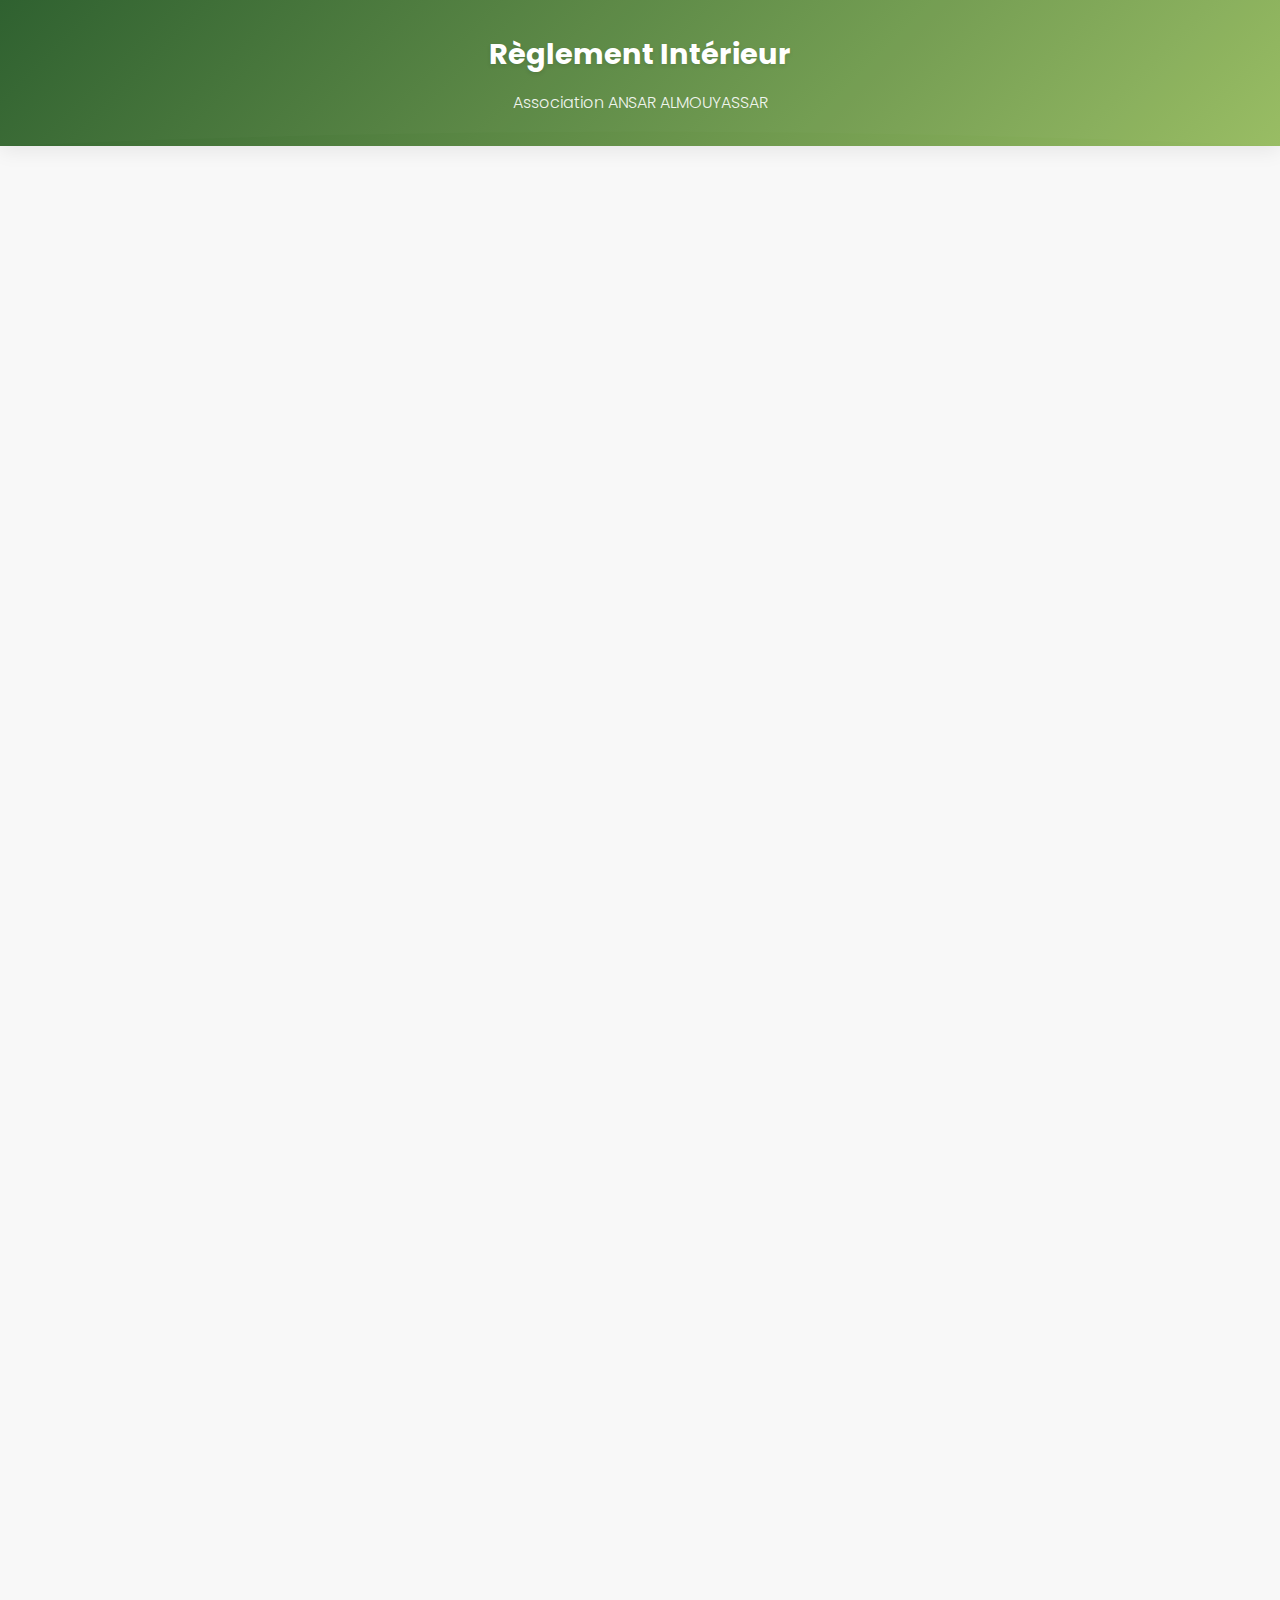
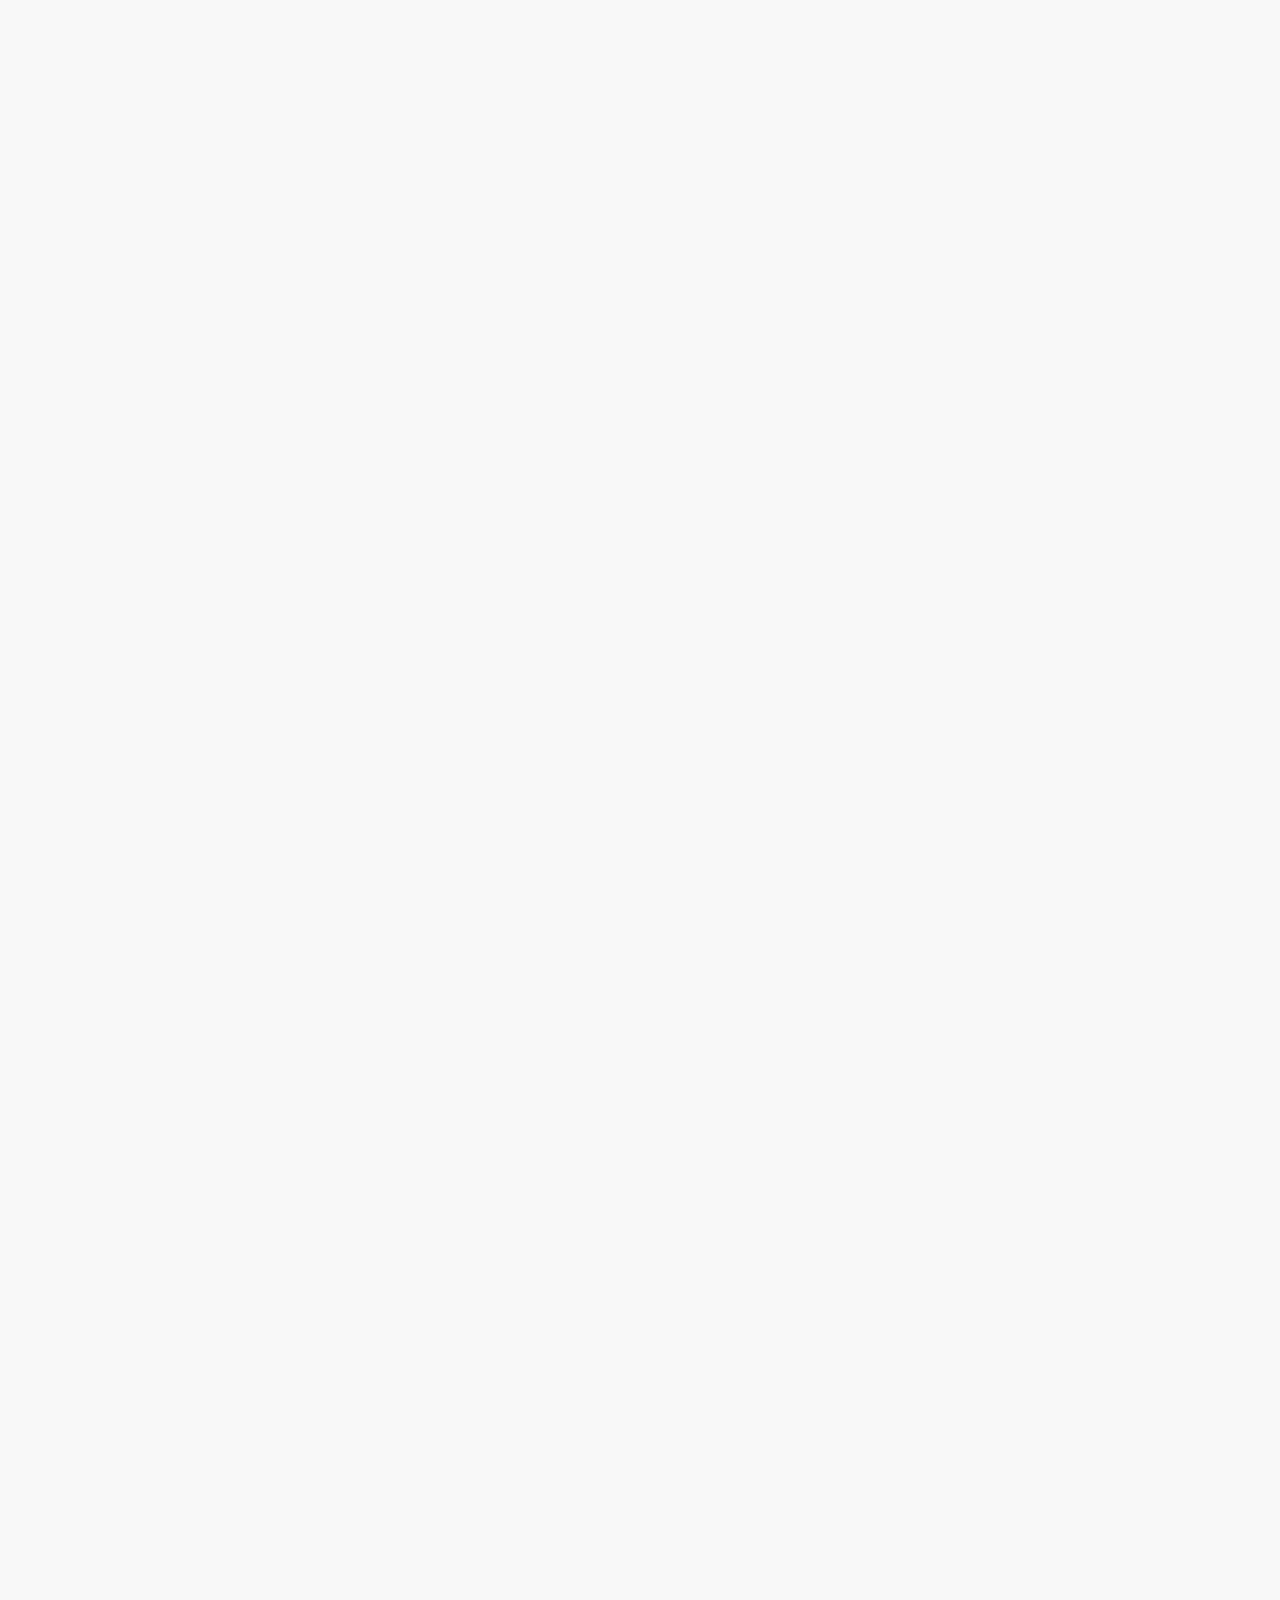
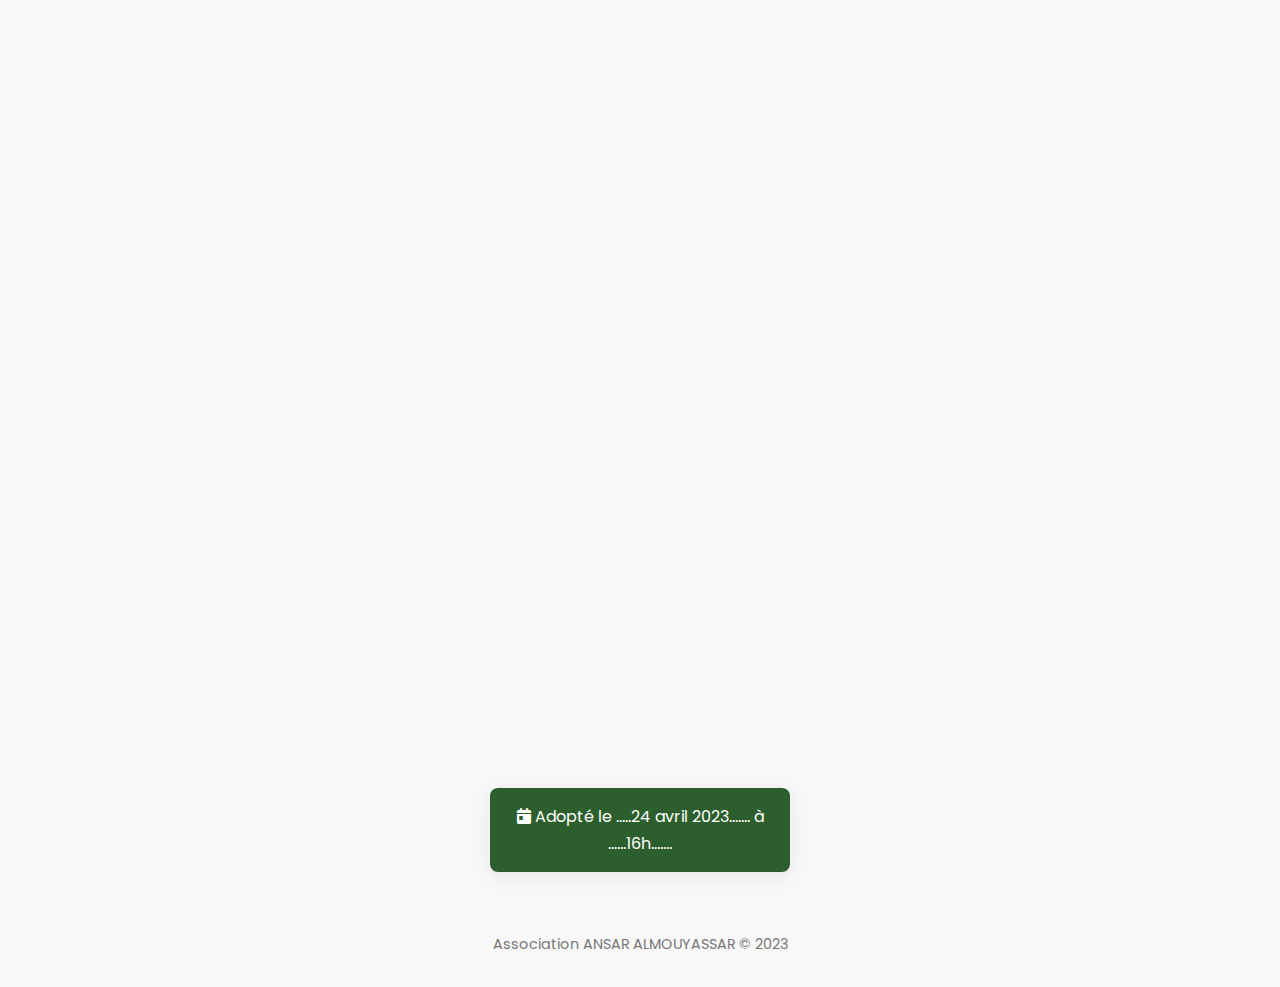
<file: reglement.html>
<!DOCTYPE html>
<html lang="fr">
<head>
  <meta charset="UTF-8">
  <meta name="viewport" content="width=device-width, initial-scale=1.0">
  <title>Règlement Intérieur - ANSAR ALMOUYASSAR</title>
  <link href="https://fonts.googleapis.com/css2?family=Poppins:wght@300;400;500;600;700&display=swap" rel="stylesheet">
  <link rel="stylesheet" href="https://cdnjs.cloudflare.com/ajax/libs/font-awesome/6.4.0/css/all.min.css">
  <style>
    :root {
      --primary: #2C5F2D;
      --secondary: #97BC62;
      --accent: #F5C242;
      --light: #F8F8F8;
      --dark: #1A1A1A;
      --shadow: 0 4px 20px rgba(0,0,0,0.08);
    }
    
    * {
      margin: 0;
      padding: 0;
      box-sizing: border-box;
    }
    
    body {
      font-family: 'Poppins', sans-serif;
      line-height: 1.7;
      background-color: var(--light);
      color: var(--dark);
      padding: 0;
      overflow-x: hidden;
    }
    
    .container {
      max-width: 100%;
      padding: 0 20px;
    }
    
    header {
      background: linear-gradient(135deg, var(--primary), var(--secondary));
      color: white;
      padding: 30px 20px;
      text-align: center;
      position: relative;
      overflow: hidden;
      margin-bottom: 30px;
      box-shadow: var(--shadow);
    }
    
    header::before {
      content: "";
      position: absolute;
      top: 0;
      left: 0;
      right: 0;
      bottom: 0;
      background: url('data:image/svg+xml;utf8,<svg xmlns="http://www.w3.org/2000/svg" viewBox="0 0 100 100" preserveAspectRatio="none"><path fill="rgba(255,255,255,0.05)" d="M0,0 L100,0 L100,100 Q50,80 0,100 L0,0 Z"/></svg>');
      background-size: 100% 100%;
      opacity: 0.3;
    }
    
    h1 {
      font-size: 1.8rem;
      font-weight: 700;
      margin-bottom: 10px;
      position: relative;
      z-index: 1;
      text-shadow: 0 2px 4px rgba(0,0,0,0.1);
    }
    
    .subtitle {
      font-weight: 300;
      opacity: 0.9;
      font-size: 1rem;
      position: relative;
      z-index: 1;
    }
    
    .article {
      background: white;
      border-radius: 12px;
      padding: 20px;
      margin-bottom: 20px;
      box-shadow: var(--shadow);
      transition: transform 0.3s ease, box-shadow 0.3s ease;
      border-left: 4px solid var(--accent);
      position: relative;
      overflow: hidden;
    }
    
    .article:hover {
      transform: translateY(-3px);
      box-shadow: 0 8px 25px rgba(0,0,0,0.1);
    }
    
    .article-title {
      font-size: 1.1rem;
      font-weight: 600;
      color: var(--primary);
      margin-bottom: 12px;
      display: flex;
      align-items: center;
    }
    
    .article-title i {
      margin-right: 10px;
      color: var(--accent);
    }
    
    .article-content {
      font-size: 0.95rem;
      color: #555;
    }
    
    ul {
      padding-left: 20px;
      margin: 10px 0;
    }
    
    li {
      margin-bottom: 8px;
      position: relative;
      list-style-type: none;
      padding-left: 25px;
    }
    
    li:before {
      content: "";
      position: absolute;
      left: 0;
      top: 10px;
      width: 8px;
      height: 8px;
      background-color: var(--accent);
      border-radius: 50%;
    }
    
    .footer {
      text-align: center;
      padding: 30px 20px;
      color: #777;
      font-size: 0.9rem;
      margin-top: 20px;
    }
    
    .adoption-date {
      background: var(--primary);
      color: white;
      padding: 15px;
      border-radius: 8px;
      text-align: center;
      margin: 30px auto;
      max-width: 300px;
      box-shadow: var(--shadow);
    }
    
    /* Animation */
    @keyframes fadeIn {
      from { opacity: 0; transform: translateY(20px); }
      to { opacity: 1; transform: translateY(0); }
    }
    
    .article {
      animation: fadeIn 0.6s ease forwards;
      opacity: 0;
    }
    
    .article:nth-child(1) { animation-delay: 0.1s; }
    .article:nth-child(2) { animation-delay: 0.2s; }
    .article:nth-child(3) { animation-delay: 0.3s; }
    .article:nth-child(4) { animation-delay: 0.4s; }
    .article:nth-child(5) { animation-delay: 0.5s; }
    .article:nth-child(6) { animation-delay: 0.6s; }
    .article:nth-child(7) { animation-delay: 0.7s; }
    .article:nth-child(8) { animation-delay: 0.8s; }
    .article:nth-child(9) { animation-delay: 0.9s; }
    .article:nth-child(10) { animation-delay: 1.0s; }
    .article:nth-child(11) { animation-delay: 1.1s; }
    .article:nth-child(12) { animation-delay: 1.2s; }
    .article:nth-child(13) { animation-delay: 1.3s; }
    .article:nth-child(14) { animation-delay: 1.4s; }
    .article:nth-child(15) { animation-delay: 1.5s; }
    .article:nth-child(16) { animation-delay: 1.6s; }
    .article:nth-child(17) { animation-delay: 1.7s; }
    .article:nth-child(18) { animation-delay: 1.8s; }
    .article:nth-child(19) { animation-delay: 1.9s; }
    .article:nth-child(20) { animation-delay: 2.0s; }
    .article:nth-child(21) { animation-delay: 2.1s; }
    .article:nth-child(22) { animation-delay: 2.2s; }
    
    /* Responsive */
    @media (max-width: 480px) {
      header {
        padding: 25px 15px;
      }
      
      h1 {
        font-size: 1.5rem;
      }
      
      .subtitle {
        font-size: 0.9rem;
      }
      
      .article {
        padding: 15px;
      }
      
      .article-title {
        font-size: 1rem;
      }
      
      .article-content {
        font-size: 0.9rem;
      }
    }
    
    /* Scrollbar */
    ::-webkit-scrollbar {
      width: 6px;
    }
    
    ::-webkit-scrollbar-track {
      background: var(--light);
    }
    
    ::-webkit-scrollbar-thumb {
      background: var(--secondary);
      border-radius: 3px;
    }
  </style>
</head>
<body>
  <header>
    <div class="container">
      <h1>Règlement Intérieur</h1>
      <p class="subtitle">Association ANSAR ALMOUYASSAR</p>
    </div>
  </header>
  
  <div class="container">
    <div class="article">
      <div class="article-title"><i class="fas fa-file-alt"></i> Préambule</div>
      <div class="article-content">
        Vu les Statuts de l'Association <strong>ANSAR ALMOUYASSAR</strong>, l'assemblée générale adopte le présent Règlement Intérieur qui s'applique aux membres de l'Association <strong>ANSAR ALMOUYASSAR</strong>.
      </div>
    </div>
    
    <div class="article">
      <div class="article-title"><i class="fas fa-vote-yea"></i> Article 1 : Élection des membres du Bureau</div>
      <div class="article-content">
        Les membres du Bureau sont élus en Assemblée Générale.
      </div>
    </div>
    
    <div class="article">
      <div class="article-title"><i class="fas fa-check-circle"></i> Article 2 : Modalités d'élection</div>
      <div class="article-content">
        Les membres du Bureau sont élus parmi les candidats volontaires ou sur proposition du Comité Directeur. Les élections se font à main levée et à la majorité simple des voix, sauf pour le président qui doit nécessairement obtenir les deux tiers des voix au premier tour ou la moitié des voix plus une des membres présents au tour suivant.
      </div>
    </div>
    
    <div class="article">
      <div class="article-title"><i class="fas fa-user-check"></i> Article 3 : Conditions d'éligibilité</div>
      <div class="article-content">
        Est éligible tout membre actif de l'association à jour de ses cotisations, jouissant d'une bonne moralité et dont la candidature est acceptée par l'Assemblée Générale.
      </div>
    </div>
    
    <div class="article">
      <div class="article-title"><i class="fas fa-calendar-alt"></i> Article 4 : Durée du mandat</div>
      <div class="article-content">
        Le mandat des membres du Bureau est fixé à un (01) an.
      </div>
    </div>
    
    <div class="article">
      <div class="article-title"><i class="fas fa-redo"></i> Article 5 : Rééligibilité</div>
      <div class="article-content">
        Les membres sortant sont rééligibles.
      </div>
    </div>
    
    <div class="article">
      <div class="article-title"><i class="fas fa-user-tie"></i> Article 6 : Conditions pour le poste de président</div>
      <div class="article-content">
        Est éligible au poste de président tout membre actif de l'association présent à l'Assemblée Générale, de bonne moralité, à jour de ses cotisations et ayant le sens des relations.
      </div>
    </div>
    
    <div class="article">
      <div class="article-title"><i class="fas fa-users"></i> Article 7 : Composition du Bureau</div>
      <div class="article-content">
        Le Bureau dont le mandat est renouvelable, fonctionne sur une durée d'une année. Il est composé :
        <ul>
          <li>d'un Président</li>
          <li>d'un Vice Président</li>
          <li>d'un Secrétaire Général</li>
          <li>d'un Secrétaire Général Adjoint</li>
          <li>d'un Trésorier Général</li>
          <li>d'un Trésorier Général Adjoint</li>
          <li>de deux Commissaire aux Comptes</li>
        </ul>
      </div>
    </div>
    
    <div class="article">
      <div class="article-title"><i class="fas fa-tasks"></i> Article 8 : Missions du Bureau</div>
      <div class="article-content">
        Le Bureau qui se réunit une fois par mois en session ordinaire, a pour missions :
        <ul>
          <li>de coordonner les activités de l'association</li>
          <li>de rendre compte à l'Assemblée Générale des activités de l'association</li>
        </ul>
      </div>
    </div>
    
    <div class="article">
      <div class="article-title"><i class="fas fa-landmark"></i> Article 9 : Attributions de l'Assemblée Générale</div>
      <div class="article-content">
        L'Assemblée Générale a pour attributions :
        <ul>
          <li>d'arrêter le programme d'actions de l'association</li>
          <li>de modifier les Statuts et Règlement Intérieur</li>
          <li>de faire des critiques et observations sur la vie de l'association</li>
          <li>d'élire les membres du Bureau dont le mandat dure un (01) an, et est renouvelable</li>
        </ul>
      </div>
    </div>
    
    <div class="article">
      <div class="article-title"><i class="fas fa-crown"></i> Article 10 : Rôle du Président</div>
      <div class="article-content">
        Le Président représente l'association en toute circonstance. Il dirige et coordonne les activités de l'association. Il contracte les prêts au nom de l'association avec l'accord du Bureau, il signe les bons avec l'accord du Bureau. Il est secondé par le (la) Vice Président(e).
      </div>
    </div>
    
    <div class="article">
      <div class="article-title"><i class="fas fa-user-shield"></i> Article 11 : Rôle du Vice-Président</div>
      <div class="article-content">
        Le (La) Vice Président(e) de l'association supplée le Président dans ses tâches en cas d'absence ou d'empêchement.
      </div>
    </div>
    
    <div class="article">
      <div class="article-title"><i class="fas fa-pen-fancy"></i> Article 12 : Rôle du Secrétaire Général</div>
      <div class="article-content">
        Le Secrétaire Général assure le secrétariat de toutes les réunions du Bureau. Il est chargé de la rédaction des procès verbaux, des correspondances. Il est dépositaire des archives de l'association et tient les membres du Bureau informés du calendrier des réunions et rencontres.
      </div>
    </div>
    
    <div class="article">
      <div class="article-title"><i class="fas fa-pen"></i> Article 13 : Rôle du Secrétaire Général Adjoint</div>
      <div class="article-content">
        Le Secrétaire Général Adjoint supplée le Secrétaire Général dans ses différentes tâches et assure l'intérim de celui-ci en cas d'absence ou d'empêchement.
      </div>
    </div>
    
    <div class="article">
      <div class="article-title"><i class="fas fa-coins"></i> Article 14 : Rôle du Trésorier Général</div>
      <div class="article-content">
        Le Trésorier Général est responsable des biens de l'association. Il exécute les actes engageant les deniers de l'association sur ordre écrit et signé du Président. Il est chargé de la collecte des cotisations et il tient à jour la comptabilité de l'association.
      </div>
    </div>
    
    <div class="article">
      <div class="article-title"><i class="fas fa-wallet"></i> Article 15 : Rôle du Trésorier Général Adjoint</div>
      <div class="article-content">
        Le Trésorier Général Adjoint supplée le Trésorier Général dans ses différentes tâches et assure l'intérim de celui-ci en cas d'absence ou d'empêchement.
      </div>
    </div>
    
    <div class="article">
      <div class="article-title"><i class="fas fa-calendar-check"></i> Article 16 : Secrétariat à l'organisation</div>
      <div class="article-content">
        Le Secrétariat à l'organisation est chargé de toute organisation matérielle des rencontres ou réunions et des manifestations. A ce titre, il travaille en étroite collaboration avec les autres responsables de l'association.
      </div>
    </div>
    
    <div class="article">
      <div class="article-title"><i class="fas fa-handshake"></i> Article 17 : Secrétariat aux relations extérieures</div>
      <div class="article-content">
        Le Secrétariat aux relations extérieures est chargé des correspondances et des relations extérieures de l'association. Il est chargé de l'information générale des membres de l'association.
      </div>
    </div>
    
    <div class="article">
      <div class="article-title"><i class="fas fa-search-dollar"></i> Article 18 : Secrétariat aux finances</div>
      <div class="article-content">
        Le Secrétariat aux finances est chargé de la recherche de fonds financiers de l'association. Il travaille en étroite collaboration avec le Trésorier Général.
      </div>
    </div>
    
    <div class="article">
      <div class="article-title"><i class="fas fa-money-bill-wave"></i> Article 19 : Droits d'adhésion et cotisations</div>
      <div class="article-content">
        Les droits d'adhésion sont fixés à cinq cents (1000) francs CFA. Ils peuvent être modifiés par l'Assemblée Générale. Ils donnent droit à une carte de membre qui sera vigneté chaque année contre payement de la cotisation annuelle.<br><br>
        La cotisation, qui peut être modifiée par l'Assemblée Générale, des membres d'honneur est facultative.
      </div>
    </div>
    
    <div class="article">
      <div class="article-title"><i class="fas fa-gavel"></i> Article 20 : Procédure de sanction</div>
      <div class="article-content">
        Nul ne peut être sanctionné s'il n'a pas été entendu par le Comité Directeur ou par l'Assemblée Générale sur convocation du Président. Si l'intéressé ne se présente pas, l'Assemblée Générale, sur décision du Président, décide de sa radiation.
      </div>
    </div>
    
    <div class="article">
      <div class="article-title"><i class="fas fa-hands-helping"></i> Article 21 : Règles de conduite</div>
      <div class="article-content">
        Dans le souci de préserver un bon rapport social et éthique, le respect de la hiérarchie est souhaité. Tout membre de l'association doit agir dans les limites de ses attributions si possibles.
      </div>
    </div>
    
    <div class="article">
      <div class="article-title"><i class="fas fa-edit"></i> Article 22 : Modification du règlement</div>
      <div class="article-content">
        Le Règlement Intérieur peut être changé ou modifié dans les mêmes conditions que les Statuts.
      </div>
    </div>
    
    <div class="adoption-date">
      <i class="fas fa-calendar-day"></i> Adopté le .....24 avril 2023....... à ......16h.......
    </div>
  </div>
  
  <div class="footer">
    <p>Association ANSAR ALMOUYASSAR © 2023</p>
  </div>
</body>
</html>
</file>
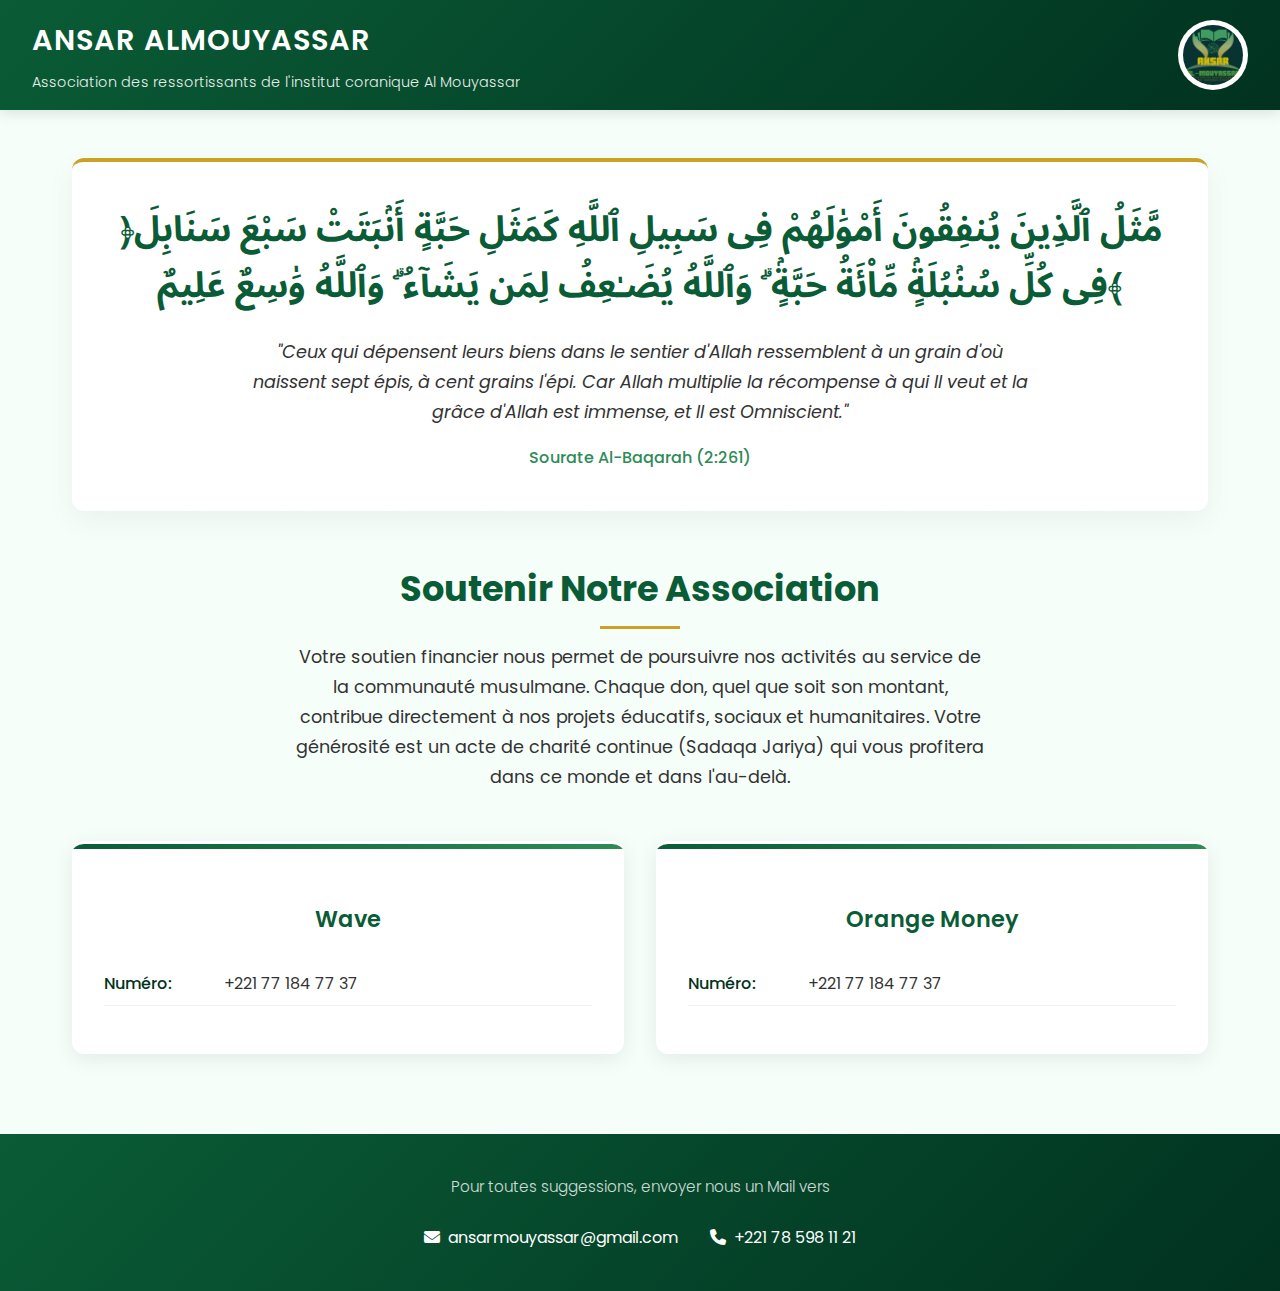
<file: soutenir.html>
<!DOCTYPE html>
<html lang="fr">
<head>
    <meta charset="UTF-8">
    <meta name="viewport" content="width=device-width, initial-scale=1.0">
    <title>Nous Soutenir - Ansar AlMouyassar</title>
    <link rel="preconnect" href="https://fonts.googleapis.com">
    <link rel="preconnect" href="https://fonts.gstatic.com" crossorigin>
    <link href="https://fonts.googleapis.com/css2?family=Noto+Sans+Arabic:wght@400;700&family=Poppins:wght@300;400;500;600;700&display=swap" rel="stylesheet">
    <link rel="stylesheet" href="https://cdnjs.cloudflare.com/ajax/libs/font-awesome/6.4.0/css/all.min.css">
    <style>
        :root {
            --primary-color: #0a5c36; /* Vert islamique profond */
            --secondary-color: #228B22; /* Vert forêt */
            --accent-color: #2E8B57; /* Vert mer */
            --light-color: #f5fef9; /* Vert très clair */
            --dark-color: #013220; /* Vert foncé */
            --text-color: #333;
            --gold-color: #c9a227; /* Or islamique */
        }
        
        * {
            margin: 0;
            padding: 0;
            box-sizing: border-box;
        }
        
        body {
            font-family: 'Poppins', sans-serif;
            background-color: var(--light-color);
            color: var(--text-color);
            line-height: 1.7;
        }
        
        /* Header Styles */
        .top-nav-bar {
            background: linear-gradient(135deg, var(--primary-color), var(--dark-color));
            color: white;
            padding: 1rem 2rem;
            display: flex;
            justify-content: space-between;
            align-items: center;
            box-shadow: 0 4px 12px rgba(0, 0, 0, 0.1);
            position: relative;
            z-index: 100;
        }
        
        .title-container h1 {
            font-size: 1.8rem;
            margin-bottom: 0.3rem;
            font-weight: 600;
            letter-spacing: 1px;
        }
        
        .title-container p {
            font-size: 0.9rem;
            opacity: 0.9;
            font-weight: 300;
        }
        
        .logo {
            height: 70px;
            width: 70px;
            object-fit: contain;
            border: 2px solid rgba(255, 255, 255, 0.2);
            border-radius: 50%;
            padding: 3px;
            background-color: white;
        }
        
        /* Main Content */
        .main-content {
            max-width: 1200px;
            margin: 3rem auto;
            padding: 0 2rem;
        }
        
        /* Verse Section */
        .verse-section {
            background: white;
            border-radius: 12px;
            padding: 2.5rem;
            margin-bottom: 3rem;
            box-shadow: 0 10px 30px rgba(0, 0, 0, 0.05);
            border-top: 4px solid var(--gold-color);
            text-align: center;
            position: relative;
            overflow: hidden;
        }
        
        .verse-section::before {
            content: "";
            position: absolute;
            top: 0;
            left: 0;
            width: 100%;
            height: 100%;
            background: url('data:image/svg+xml;utf8,<svg xmlns="http://www.w3.org/2000/svg" width="100" height="100" viewBox="0 0 100 100"><text x="10" y="50" font-family="Arial" font-size="20" fill="rgba(0,0,0,0.03)">ﷲ</text></svg>');
            opacity: 0.1;
            z-index: 0;
        }
        
        .verse-arabic {
            font-family: 'Noto Sans Arabic', sans-serif;
            font-size: 2.2rem;
            color: var(--primary-color);
            margin-bottom: 1.5rem;
            line-height: 3.5rem;
            font-weight: 700;
            position: relative;
            z-index: 1;
        }
        
        .verse-translation {
            font-style: italic;
            color: var(--text-color);
            margin-bottom: 1rem;
            font-size: 1.1rem;
            position: relative;
            z-index: 1;
            max-width: 800px;
            margin-left: auto;
            margin-right: auto;
        }
        
        .verse-reference {
            color: var(--accent-color);
            font-weight: 500;
            font-size: 1rem;
            position: relative;
            z-index: 1;
        }
        
        /* Donation Section */
        .donation-intro {
            text-align: center;
            margin-bottom: 3rem;
        }
        
        .donation-intro h2 {
            color: var(--primary-color);
            margin-bottom: 1.5rem;
            font-size: 2.2rem;
            position: relative;
            display: inline-block;
        }
        
        .donation-intro h2::after {
            content: "";
            position: absolute;
            bottom: -10px;
            left: 50%;
            transform: translateX(-50%);
            width: 80px;
            height: 3px;
            background: var(--gold-color);
        }
        
        .donation-intro p {
            color: var(--text-color);
            max-width: 700px;
            margin: 0 auto;
            font-size: 1.1rem;
        }
        
        /* Payment Methods */
        .payment-methods {
            display: grid;
            grid-template-columns: repeat(auto-fit, minmax(300px, 1fr));
            gap: 2rem;
            margin-top: 3rem;
        }
        
        .payment-card {
            background: white;
            border-radius: 12px;
            padding: 2rem;
            box-shadow: 0 5px 20px rgba(0, 0, 0, 0.08);
            transition: all 0.3s ease;
            border-top: 3px solid transparent;
            position: relative;
            overflow: hidden;
        }
        
        .payment-card:hover {
            transform: translateY(-10px);
            box-shadow: 0 15px 30px rgba(0, 0, 0, 0.12);
            border-top-color: var(--accent-color);
        }
        
        .payment-card::before {
            content: "";
            position: absolute;
            top: 0;
            left: 0;
            width: 100%;
            height: 5px;
            background: linear-gradient(90deg, var(--primary-color), var(--accent-color));
        }
        
        .payment-card h3 {
            color: var(--primary-color);
            margin-bottom: 1.5rem;
            font-size: 1.4rem;
            text-align: center;
            font-weight: 600;
        }
        
        .payment-details {
            margin-top: 1.5rem;
        }
        
        .payment-details p {
            margin-bottom: 1rem;
            display: flex;
            align-items: center;
            padding: 0.5rem 0;
            border-bottom: 1px solid rgba(0, 0, 0, 0.05);
        }
        
        .payment-details strong {
            min-width: 120px;
            display: inline-block;
            color: var(--dark-color);
            font-weight: 500;
        }
        
        .payment-icon {
            font-size: 2.8rem;
            text-align: center;
            margin-bottom: 1.5rem;
            color: var(--accent-color);
        }
        
        .wave { color: #23ce6b; }
        .orange { color: #ff6600; }
        .bank { color: var(--primary-color); }
        
        /* Footer */
        footer {
            background: linear-gradient(135deg, var(--primary-color), var(--dark-color));
            color: white;
            text-align: center;
            padding: 2.5rem 2rem;
            margin-top: 5rem;
        }
        
        footer p {
            opacity: 0.8;
            font-size: 0.95rem;
            font-weight: 300;
            max-width: 800px;
            margin: 0 auto;
        }
        
        .contact-info {
            margin-top: 1.5rem;
            display: flex;
            justify-content: center;
            gap: 2rem;
            flex-wrap: wrap;
        }
        
        .contact-info a {
            color: white;
            text-decoration: none;
            display: flex;
            align-items: center;
            gap: 0.5rem;
            transition: opacity 0.3s;
        }
        
        .contact-info a:hover {
            opacity: 0.8;
        }
        
        /* Responsive Design */
        @media (max-width: 768px) {
            .top-nav-bar {
                flex-direction: column;
                text-align: center;
                padding: 1.5rem 1rem;
            }
            
            .title-container {
                margin-bottom: 1rem;
            }
            
            .logo {
                margin-top: 1rem;
                height: 60px;
                width: 60px;
            }
            
            .verse-arabic {
                font-size: 1.6rem;
                line-height: 2.5rem;
            }
            
            .verse-section, .payment-card {
                padding: 1.5rem;
            }
            
            .donation-intro h2 {
                font-size: 1.8rem;
            }
        }
        
        @media (max-width: 480px) {
            .verse-arabic {
                font-size: 1.4rem;
                line-height: 2.2rem;
            }
            
            .payment-methods {
                grid-template-columns: 1fr;
            }
        }
    </style>
</head>
<body>
    <div class="top-nav-bar">
        <div class="title-container">
            <h1>ANSAR ALMOUYASSAR</h1>
            <p>Association des ressortissants de l'institut coranique Al Mouyassar</p>
        </div>
        <img src="images/logo.png" alt="Logo ANSAR ALMOUYASSAR" class="logo">
    </div>
    
    <div class="main-content">
        <section class="verse-section">
            <div class="verse-arabic">
                ﴿مَّثَلُ ٱلَّذِينَ يُنفِقُونَ أَمْوَٰلَهُمْ فِى سَبِيلِ ٱللَّهِ كَمَثَلِ حَبَّةٍ أَنۢبَتَتْ سَبْعَ سَنَابِلَ فِى كُلِّ سُنۢبُلَةٍۢ مِّا۟ئَةُ حَبَّةٍۢ ۗ وَٱللَّهُ يُضَـٰعِفُ لِمَن يَشَآءُ ۗ وَٱللَّهُ وَٰسِعٌ عَلِيمٌ﴾
            </div>
            <div class="verse-translation">
                "Ceux qui dépensent leurs biens dans le sentier d'Allah ressemblent à un grain d'où naissent sept épis, à cent grains l'épi. Car Allah multiplie la récompense à qui Il veut et la grâce d'Allah est immense, et Il est Omniscient."
            </div>
            <div class="verse-reference">
                Sourate Al-Baqarah (2:261)
            </div>
        </section>
        
        <section class="donation-intro">
            <h2>Soutenir Notre Association</h2>
            <p>
                Votre soutien financier nous permet de poursuivre nos activités au service de la communauté musulmane. 
                Chaque don, quel que soit son montant, contribue directement à nos projets éducatifs, sociaux et humanitaires.
                Votre générosité est un acte de charité continue (Sadaqa Jariya) qui vous profitera dans ce monde et dans l'au-delà.
            </p>
        </section>
        
        <div class="payment-methods">
            <div class="payment-card">
                <div class="payment-icon">
                </div>
                <h3>Wave </h3>
                <div class="payment-details">
                    <p><strong>Numéro:</strong> +221 77 184 77 37</p>
                </div>
            </div>
            
            <div class="payment-card">
                <div class="payment-icon">
                </div>
                <h3>Orange Money</h3>
                <div class="payment-details">
                    <p><strong>Numéro:</strong> +221 77 184 77 37</p>
                </div>
            </div>
            
           
            </div>
        </div>
    </div>
    
    <footer>
      
        <p>
            Pour toutes suggessions, envoyer nous un Mail vers
        </p>
        <div class="contact-info">
            <a href="mailto:contact@ansaralmouyassar.sn"><i class="fas fa-envelope"></i> ansarmouyassar@gmail.com</a>
            <a href="tel:+221338765432"><i class="fas fa-phone"></i> +221 78 598 11 21</a>
        </div>
    </footer>
</body>
</html>
</file>
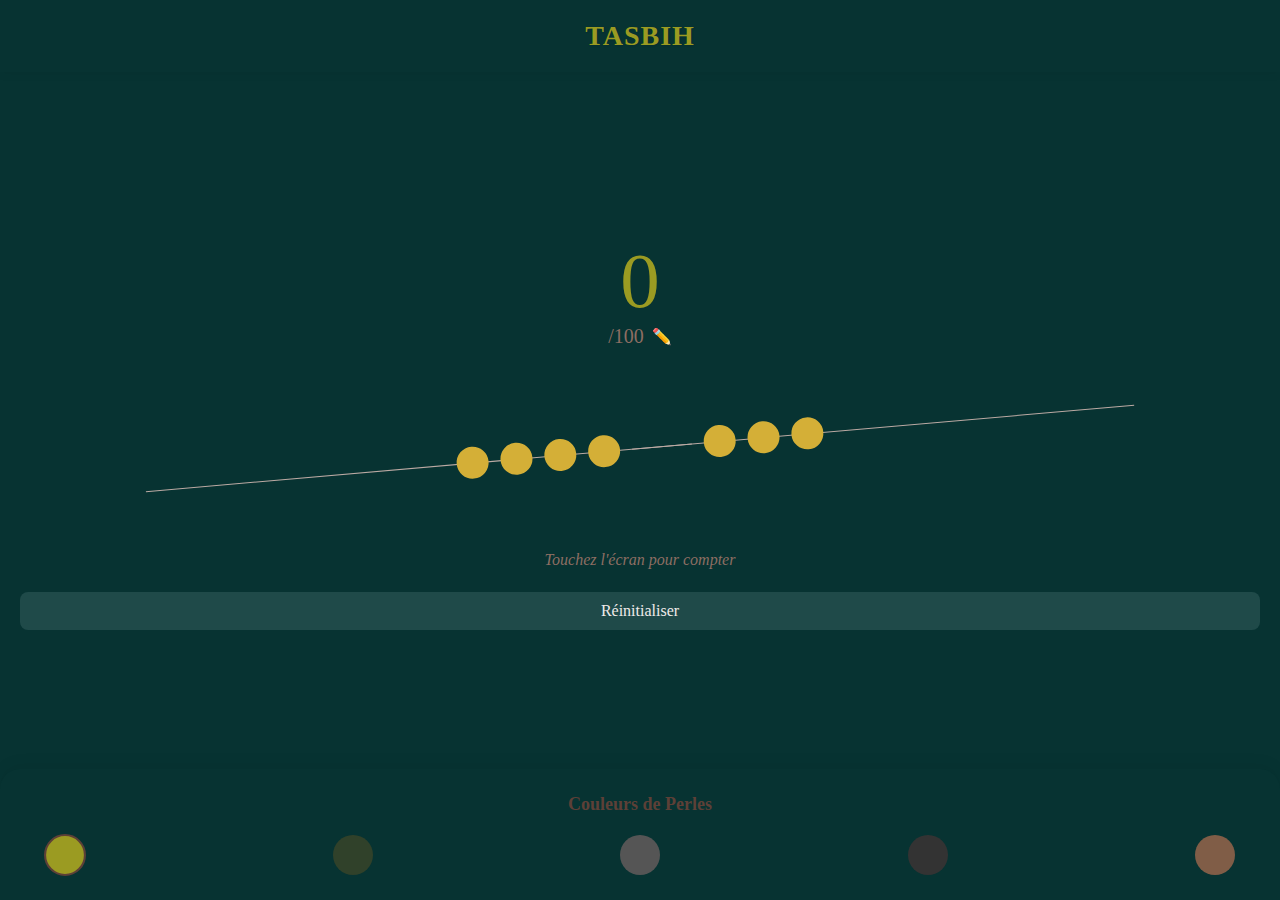
<file: tasbih.html>
<!DOCTYPE html>
<html lang="fr">
<head>
    <meta charset="UTF-8">
    <meta name="viewport" content="width=device-width, initial-scale=1.0">
    <title>TASBIH</title>
    <style>
      
        * {
            margin: 0;
            padding: 0;
            box-sizing: border-box;
            font-family: "Times New Roman", Times, serif;
            user-select: none;
            -webkit-tap-highlight-color: #073332;
        }
        
        body {
            background-color: #073332;
            height: 100vh;
            display: flex;
            flex-direction: column;
            overflow: hidden;
            color: #2a2118;
        }
        
        .header {
            display: flex;
            justify-content: center;
            align-items: center;
            padding: 20px;
            background-color: #073332;
            box-shadow: 0 2px 10px rgba(0,0,0,0.05);
        }
        
        .header-title {
            font-size: 28px;
            font-weight: bold;
            text-align: center;
            color: #9b9b22;
            letter-spacing: 1px;
            text-shadow: 1px 1px 2px rgba(0,0,0,0.1);
        }
        
        .counter-container {
            text-align: center;
            margin: 30px 0;
            position: relative;
        }
        
        .current-count {
            font-size: 79px;
            font-weight: normal;
            color: #9b9b22;
            line-height: 1;
            margin-bottom: 5px;
        }
        
        .target-count {
            font-size: 20px;
            color: #8d6e63;
            display: flex;
            align-items: center;
            justify-content: center;
        }
        
        .edit-icon {
            margin-left: 8px;
            font-size: 16px;
            color: #8d6e63;
            cursor: pointer;
        }
        
        .tasbih-container {
            display: flex;
            justify-content: center;
            align-items: center;
            margin: 40px 0;
            position: relative;
            height: 60px;
            transform: rotate(-5deg);
        }
        
        .tasbih-line {
            position: absolute;
            height: 1px;
            background-color: #bcaaa4;
            width: 80%;
            z-index: 1;
        }
        
        .bead {
            width: 32px;
            height: 32px;
            border-radius: 50%;
            position: relative;
            z-index: 2;
            background-size: cover;
            background-position: center;
            transition: transform 0.1s;
        }
        
        .bead.left {
            margin-right: 12px;
        }
        
        .bead.right {
            margin-left: 12px;
        }
        
        .bead-space {
            width: 60px;
            height: 1px;
            background-color: #bcaaa4;
        }
        
        .main-area {
            flex-grow: 1;
            display: flex;
            flex-direction: column;
            justify-content: center;
            padding: 20px;
            text-align: center;
        }
        
        .instructions {
            color: #8d6e63;
            font-size: 16px;
            margin-top: 30px;
            line-height: 1.5;
            font-style: italic;
        }
        
        .footer {
            background-color: #073332;
            border-top-left-radius: 20px;
            border-top-right-radius: 20px;
            padding: 25px;
            box-shadow: 0 -5px 15px rgba(0,0,0,0.05);
        }
        
        .footer-title {
            font-size: 18px;
            font-weight: bold;
            margin-bottom: 20px;
            color: #5d4037;
            text-align: center;
        }
        
       .bead-styles {
    display: flex;
    justify-content: space-between; /* Au lieu de "center" */
    gap: 15px;
    flex-wrap: wrap;
    padding: 0 20px; /* Ajoute un peu de marge intérieure si nécessaire */
    max-width: 100%; /* S'assure que ça ne dépasse pas */
    margin: 0 auto; /* Centrer le contenu */
}
        
        .bead-style {
            width: 40px;
            height: 40px;
            border-radius: 50%;
            cursor: pointer;
            border: 2px solid transparent;
            background-size: cover;
            transition: all 0.2s;
        }
        
        .bead-style.selected {
            border-color: #5d4037;
            transform: scale(1.05);
        }
        
        .notification {
            position: fixed;
            top: 50%;
            left: 50%;
            transform: translate(-50%, -50%);
            background-color: #4caf50;
            color: white;
            padding: 15px 30px;
            border-radius: 8px;
            font-size: 24px;
            font-weight: bold;
            z-index: 100;
            display: none;
            box-shadow: 0 5px 15px rgba(0,0,0,0.2);
        }
        
        .reset-btn {
            background-color: #1f4a49;
            color: #efebe9;
            border: none;
            border-radius: 8px;
            padding: 10px 20px;
            font-size: 16px;
            margin-top: 20px;
            cursor: pointer;
            transition: all 0.2s;
        }
        
        .reset-btn:active {
            transform: scale(0.98);
        }
        
        /* Modal pour modifier le nombre */
        .modal {
            display: none;
            position: fixed;
            top: 0;
            left: 0;
            width: 100%;
            height: 100%;
            background-color: rgba(0,0,0,0.5);
            z-index: 200;
            justify-content: center;
            align-items: center;
        }
        
        .modal-content {
            background-color: white;
            padding: 30px;
            border-radius: 10px;
            width: 90%;
            max-width: 400px;
            text-align: center;
            box-shadow: 0 5px 20px rgba(0,0,0,0.2);
        }
        
        .modal-title {
            font-size: 20px;
            margin-bottom: 20px;
            color: #3d2e1e;
        }
        
        .modal-input {
            width: 100%;
            padding: 12px;
            font-size: 18px;
            border: 1px solid #ddd;
            border-radius: 5px;
            margin-bottom: 20px;
            text-align: center;
        }
        
        .modal-btn {
            padding: 10px 20px;
            border: none;
            border-radius: 5px;
            font-size: 16px;
            cursor: pointer;
            margin: 0 10px;
        }
        
        .modal-btn.confirm {
            background-color: #4caf50;
            color: white;
        }
        
        .modal-btn.cancel {
            background-color: #e0e0e0;
            color: #333;
        }
    </style>
</head>
<body>
    <div class="header">
        <div class="header-title">TASBIH</div>
    </div>
    
    <div class="main-area" id="tap-area">
        <div class="counter-container">
            <div class="current-count" id="current-count">0</div>
            <div class="target-count">
                / <span id="target-count">100</span>
                <span class="edit-icon" id="edit-target-btn">✏️</span>
            </div>
        </div>
        
        <div class="tasbih-container">
            <div class="tasbih-line"></div>
            
            <!-- 4 perles à gauche -->
            <div class="bead left" id="bead-1" style="background-color: #d4af37;"></div>
            <div class="bead left" id="bead-2" style="background-color: #d4af37;"></div>
            <div class="bead left" id="bead-3" style="background-color: #d4af37;"></div>
            <div class="bead left" id="bead-4" style="background-color: #d4af37;"></div>
            
            <!-- Espace central -->
            <div class="bead-space"></div>
            
            <!-- 3 perles à droite -->
            <div class="bead right" id="bead-5" style="background-color: #d4af37;"></div>
            <div class="bead right" id="bead-6" style="background-color: #d4af37;"></div>
            <div class="bead right" id="bead-7" style="background-color: #d4af37;"></div>
        </div>
        
        <div class="instructions">
            Touchez l'écran pour compter<br>
            
        </div>
        
        <button class="reset-btn" id="reset">Réinitialiser</button>
    </div>
    
    <div class="footer">
        <div class="footer-title">Couleurs de Perles</div>
        <div class="bead-styles">
            <div class="bead-style selected" style="background-color: #9b9b22;"></div>
            <div class="bead-style" style="background-color: #30412a;"></div>
            <div class="bead-style" style="background-color: #555555;"></div>
            <div class="bead-style" style="background-color: #333333;"></div>
            <div class="bead-style" style="background-color: #805d47;"></div>
        </div>
    </div>
    
    <div class="notification" id="notification"></div>
    
    <!-- Modal pour modifier le nombre -->
    <div class="modal" id="modal">
        <div class="modal-content">
            <div class="modal-title">Entrez votre nombre total</div>
            <input type="number" class="modal-input" id="target-input" min="1" max="1000000" value="100">
            <div>
                <button class="modal-btn confirm" id="modal-confirm">Confirmer</button>
                <button class="modal-btn cancel" id="modal-cancel">Annuler</button>
            </div>
        </div>
    </div>
    
    <script>
        // Variables
        let currentCount = 0;
        let targetCount = 100;
        let currentBeadIndex = 0;
        let touchStartX = 0;
        let beadColor = '#d4af37'; // Or par défaut
        
        // Éléments DOM
        const currentCountElement = document.getElementById('current-count');
        const targetCountElement = document.getElementById('target-count');
        const editTargetBtn = document.getElementById('edit-target-btn');
        const resetBtn = document.getElementById('reset');
        const tapArea = document.getElementById('tap-area');
        const notification = document.getElementById('notification');
        const beadStyles = document.querySelectorAll('.bead-style');
        const beads = document.querySelectorAll('.bead');
        const modal = document.getElementById('modal');
        const targetInput = document.getElementById('target-input');
        const modalConfirm = document.getElementById('modal-confirm');
        const modalCancel = document.getElementById('modal-cancel');
        
        // Initialisation
        function init() {
            updateCounter();
            
            // Événements
            tapArea.addEventListener('click', incrementCount);
            tapArea.addEventListener('touchstart', handleTouchStart, false);
            tapArea.addEventListener('touchmove', handleTouchMove, false);
            
            resetBtn.addEventListener('click', resetCounter);
            
            editTargetBtn.addEventListener('click', function() {
                targetInput.value = targetCount;
                modal.style.display = 'flex';
            });
            
            modalConfirm.addEventListener('click', function() {
                const newTarget = parseInt(targetInput.value);
                if (newTarget && newTarget >= 1 && newTarget <= 1000000) {
                    targetCount = newTarget;
                    targetCountElement.textContent = targetCount;
                    resetCounter();
                }
                modal.style.display = 'none';
            });
            
            modalCancel.addEventListener('click', function() {
                modal.style.display = 'none';
            });
            
            // Sélection de la couleur des perles
            beadStyles.forEach((style, index) => {
                style.addEventListener('click', function() {
                    beadStyles.forEach(s => s.classList.remove('selected'));
                    this.classList.add('selected');
                    
                    // Couleurs correspondantes
                    const colors = ['#9b9b22', '#30412a', '#555555', '#333333', '#805d47'];
                    beadColor = colors[index];
                    
                    // Mettre à jour la couleur des perles
                    updateBeadsColor();
                });
            });
        }
         
        // Incrémenter le compteur
        function incrementCount() {
            if (currentCount < targetCount) {
                currentCount++;
                updateCounter();
                animateNextBead();
                
                if (currentCount === targetCount) {
                    showNotification();
                    vibrate();
                }
            }
        }
        
        // Décrémenter le compteur
        function decrementCount() {
            if (currentCount > 0) {
                currentCount--;
                updateCounter();
                animatePreviousBead();
            }
        }
        
        // Mettre à jour l'affichage du compteur
        function updateCounter() {
            currentCountElement.textContent = currentCount;
        }
        
        // Animer la prochaine perle
        function animateNextBead() {
            // Réinitialiser l'animation précédente
            beads.forEach(bead => {
                bead.style.transform = 'scale(1)';
            });
            
            // Animer la perle actuelle
            if (currentBeadIndex < beads.length) {
                beads[currentBeadIndex].style.transform = 'scale(1.1)';
                setTimeout(() => {
                    beads[currentBeadIndex].style.transform = 'scale(1)';
                }, 100);
            }
            
            // Passer à la perle suivante
            currentBeadIndex = (currentBeadIndex + 1) % beads.length;
        }
        
        // Animer la perle précédente
        function animatePreviousBead() {
            // Réinitialiser l'animation précédente
            beads.forEach(bead => {
                bead.style.transform = 'scale(1)';
            });
            
            // Reculer l'index
            currentBeadIndex = (currentBeadIndex - 1 + beads.length) % beads.length;
            
            // Animer la perle
            beads[currentBeadIndex].style.transform = 'scale(0.9)';
            setTimeout(() => {
                beads[currentBeadIndex].style.transform = 'scale(1)';
            }, 100);
        }
        
        // Réinitialiser le compteur
        function resetCounter() {
            currentCount = 0;
            currentBeadIndex = 0;
            updateCounter();
            
            // Réinitialiser les perles
            beads.forEach(bead => {
                bead.style.transform = 'scale(1)';
            });
        }
        
        // Afficher la notification
        function showNotification() {
            notification.textContent = targetCount;
            notification.style.display = 'block';
            
            setTimeout(() => {
                notification.style.display = 'none';
            }, 3000);
        }
        
        // Faire vibrer le téléphone
        function vibrate() {
            if ('vibrate' in navigator) {
                navigator.vibrate(200);
            }
        }
        
        // Mettre à jour la couleur des perles
        function updateBeadsColor() {
            beads.forEach(bead => {
                bead.style.backgroundColor = beadColor;
            });
        }
        
        // Gestion des mouvements tactiles
        function handleTouchStart(e) {
            touchStartX = e.touches[0].clientX;
        }
        
        function handleTouchMove(e) {
            if (!touchStartX) return;
            
            const touchEndX = e.touches[0].clientX;
            const diffX = touchStartX - touchEndX;
            
            // Si le mouvement est significatif de droite à gauche
            if (diffX > 50) {
                decrementCount();
                touchStartX = 0;
                e.preventDefault();
            }
        }
        
        // Démarrer l'application
        init();
    </script>
</body>
</html>
</file>
